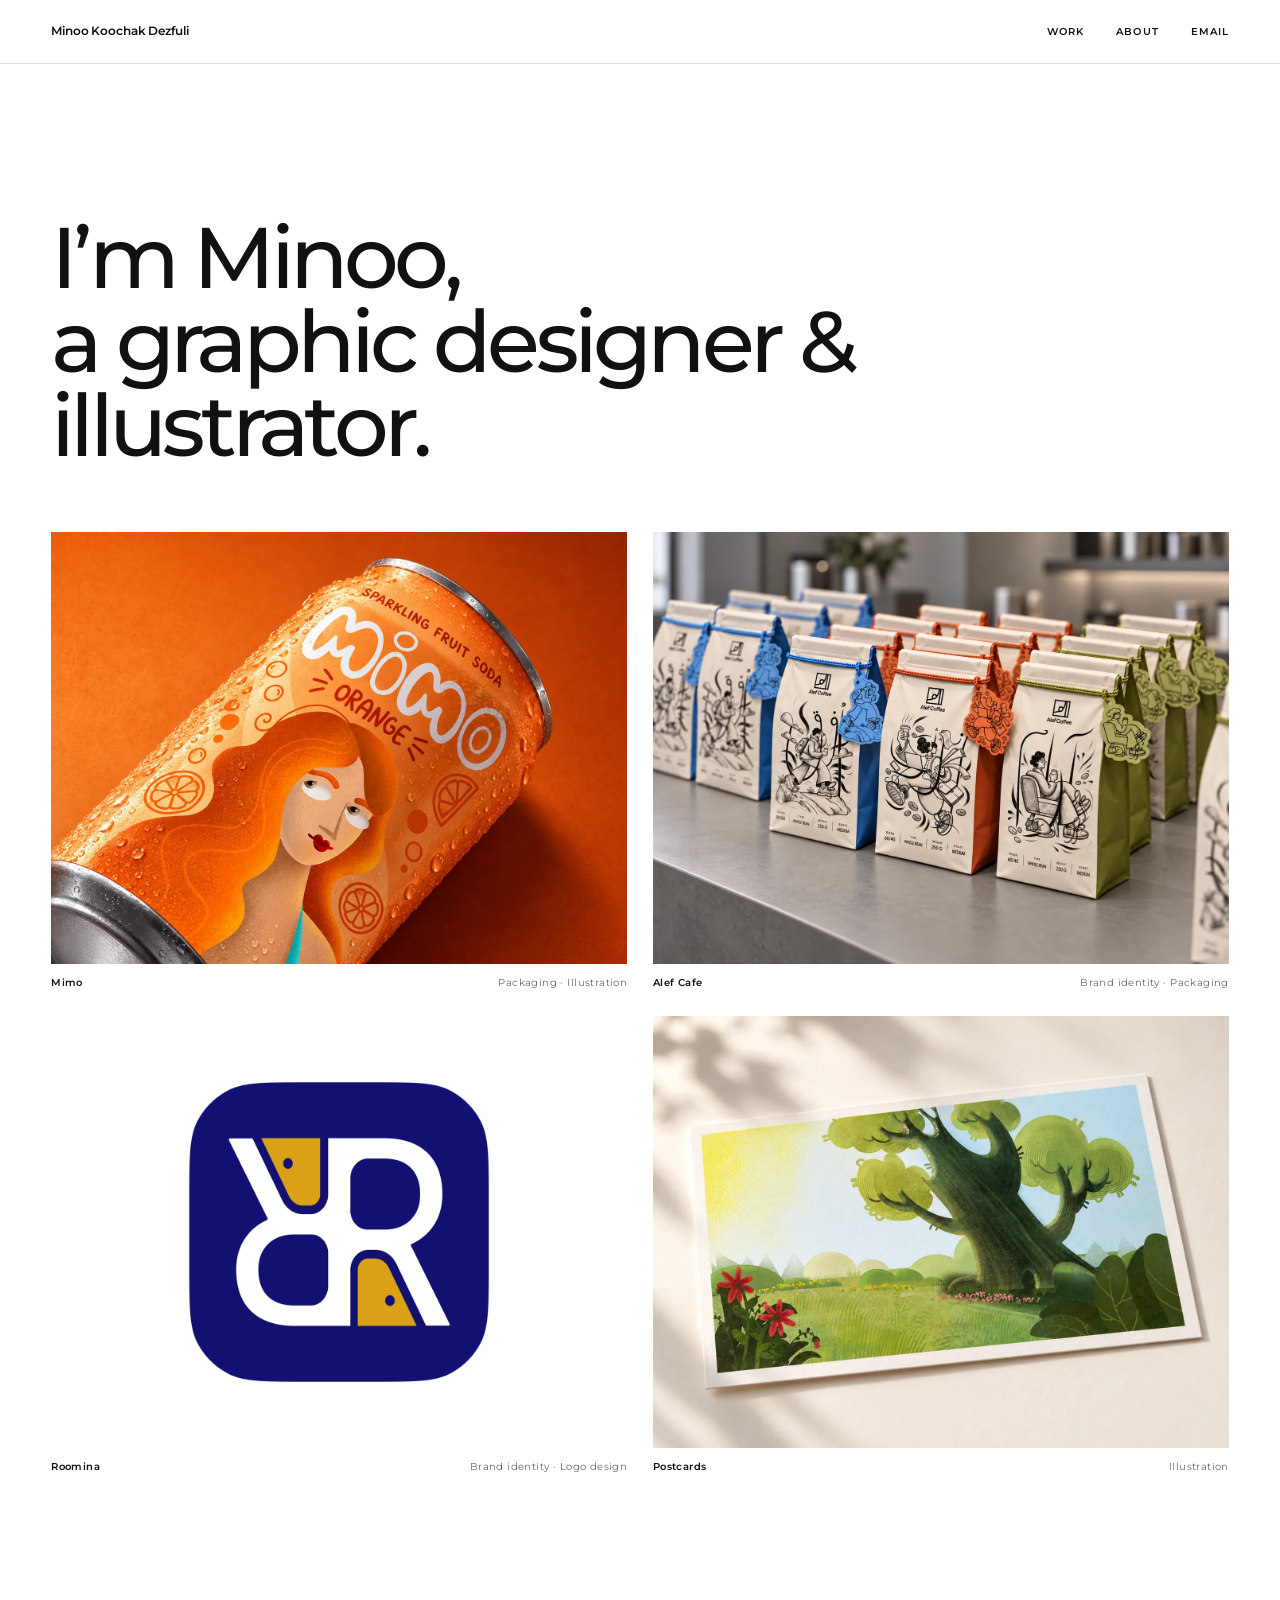
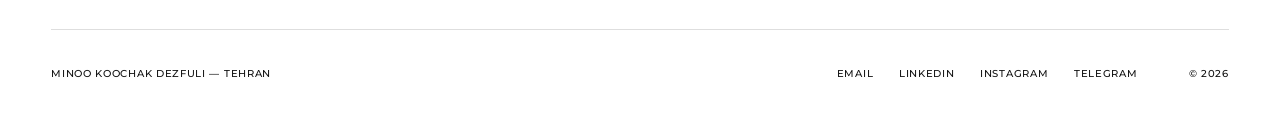
<file: index.html>
<!doctype html>
<html lang="en">
  <head>
    <meta charset="UTF-8" />
    <meta name="viewport" content="width=device-width, initial-scale=1.0" />
    <meta name="description" content="The graphic design and illustration portfolio of Minoo Koochak Dezfuli." />
    <meta name="theme-color" content="#ffffff" />
    <title>Minoo Koochak Dezfuli — Graphic Designer &amp; Illustrator</title>
    <link rel="icon" href="assets/images/favicon.svg" type="image/svg+xml" />
    <link rel="preconnect" href="https://fonts.googleapis.com" />
    <link rel="preconnect" href="https://fonts.gstatic.com" crossorigin />
    <link href="https://fonts.googleapis.com/css2?family=Montserrat:wght@400;500;600&amp;display=swap" rel="stylesheet" />
    <link rel="stylesheet" href="assets/css/styles.css?v=20261104-2" />
    <script src="assets/js/main.js?v=20261101-1" defer></script>
  </head>
  <body>
    <a class="skip-link" href="#main">Skip to content</a>

    <header class="site-header" data-header>
      <a class="wordmark" href="#top" aria-label="Minoo Koochak Dezfuli — home">Minoo Koochak Dezfuli</a>
      <nav class="site-nav" aria-label="Main navigation">
        <a href="#work">Work</a>
        <a href="about.html">About</a>
        <a href="mailto:minoo.koochak@gmail.com">Email</a>
      </nav>
    </header>

    <main id="main">
      <section class="hero page-shell" id="top" aria-labelledby="hero-title">
        <h1 id="hero-title" class="reveal">I’m Minoo,<br />a graphic designer &amp; illustrator.</h1>
      </section>

      <section class="work-section page-shell" id="work" aria-label="Projects">
        <div class="project-grid">
          <article class="project-tile reveal">
            <a href="projects/mimo.html">
              <div class="project-image">
                <img src="assets/images/projects/mimo/orange-can-hero.webp" alt="Mimo Orange sparkling soda can" />
              </div>
              <p class="project-caption"><span>Mimo</span>Packaging · Illustration</p>
            </a>
          </article>

          <article class="project-tile reveal">
            <a href="projects/alef-cafe.html">
              <div class="project-image">
                <img src="assets/images/projects/alef-cafe/pouch-counter.webp" alt="Alef Coffee pouches on a café counter" />
              </div>
              <p class="project-caption"><span>Alef Cafe</span>Brand identity · Packaging</p>
            </a>
          </article>

          <article class="project-tile reveal">
            <a href="projects/roomina.html">
              <div class="project-image">
                <img src="assets/images/projects/roomina/roomina-cover.png" alt="Roomina Meeting Room Scheduler app icon" loading="lazy" decoding="async" />
              </div>
              <p class="project-caption"><span>Roomina</span>Brand identity · Logo design</p>
            </a>
          </article>

          <article class="project-tile reveal">
            <a href="projects/postcards.html">
              <div class="project-image">
                <img src="assets/images/projects/postcards/meadow-postcard.webp" alt="Illustrated meadow postcard" loading="lazy" decoding="async" />
              </div>
              <p class="project-caption"><span>Postcards</span>Illustration</p>
            </a>
          </article>
        </div>
      </section>
    </main>

    <footer class="site-footer page-shell">
      <p>Minoo Koochak Dezfuli — Tehran</p>
      <div class="footer-links">
        <a href="mailto:minoo.koochak@gmail.com">Email</a>
        <a href="https://www.linkedin.com/in/minoo-koochakdezfuli-47b858104/" target="_blank" rel="noreferrer">LinkedIn</a>
        <a href="https://instagram.com/minookoochak" target="_blank" rel="noreferrer">Instagram</a>
        <a href="https://t.me/minookoochak" target="_blank" rel="noreferrer">Telegram</a>
      </div>
      <p>© <span data-year></span></p>
    </footer>
  </body>
</html>
</file>
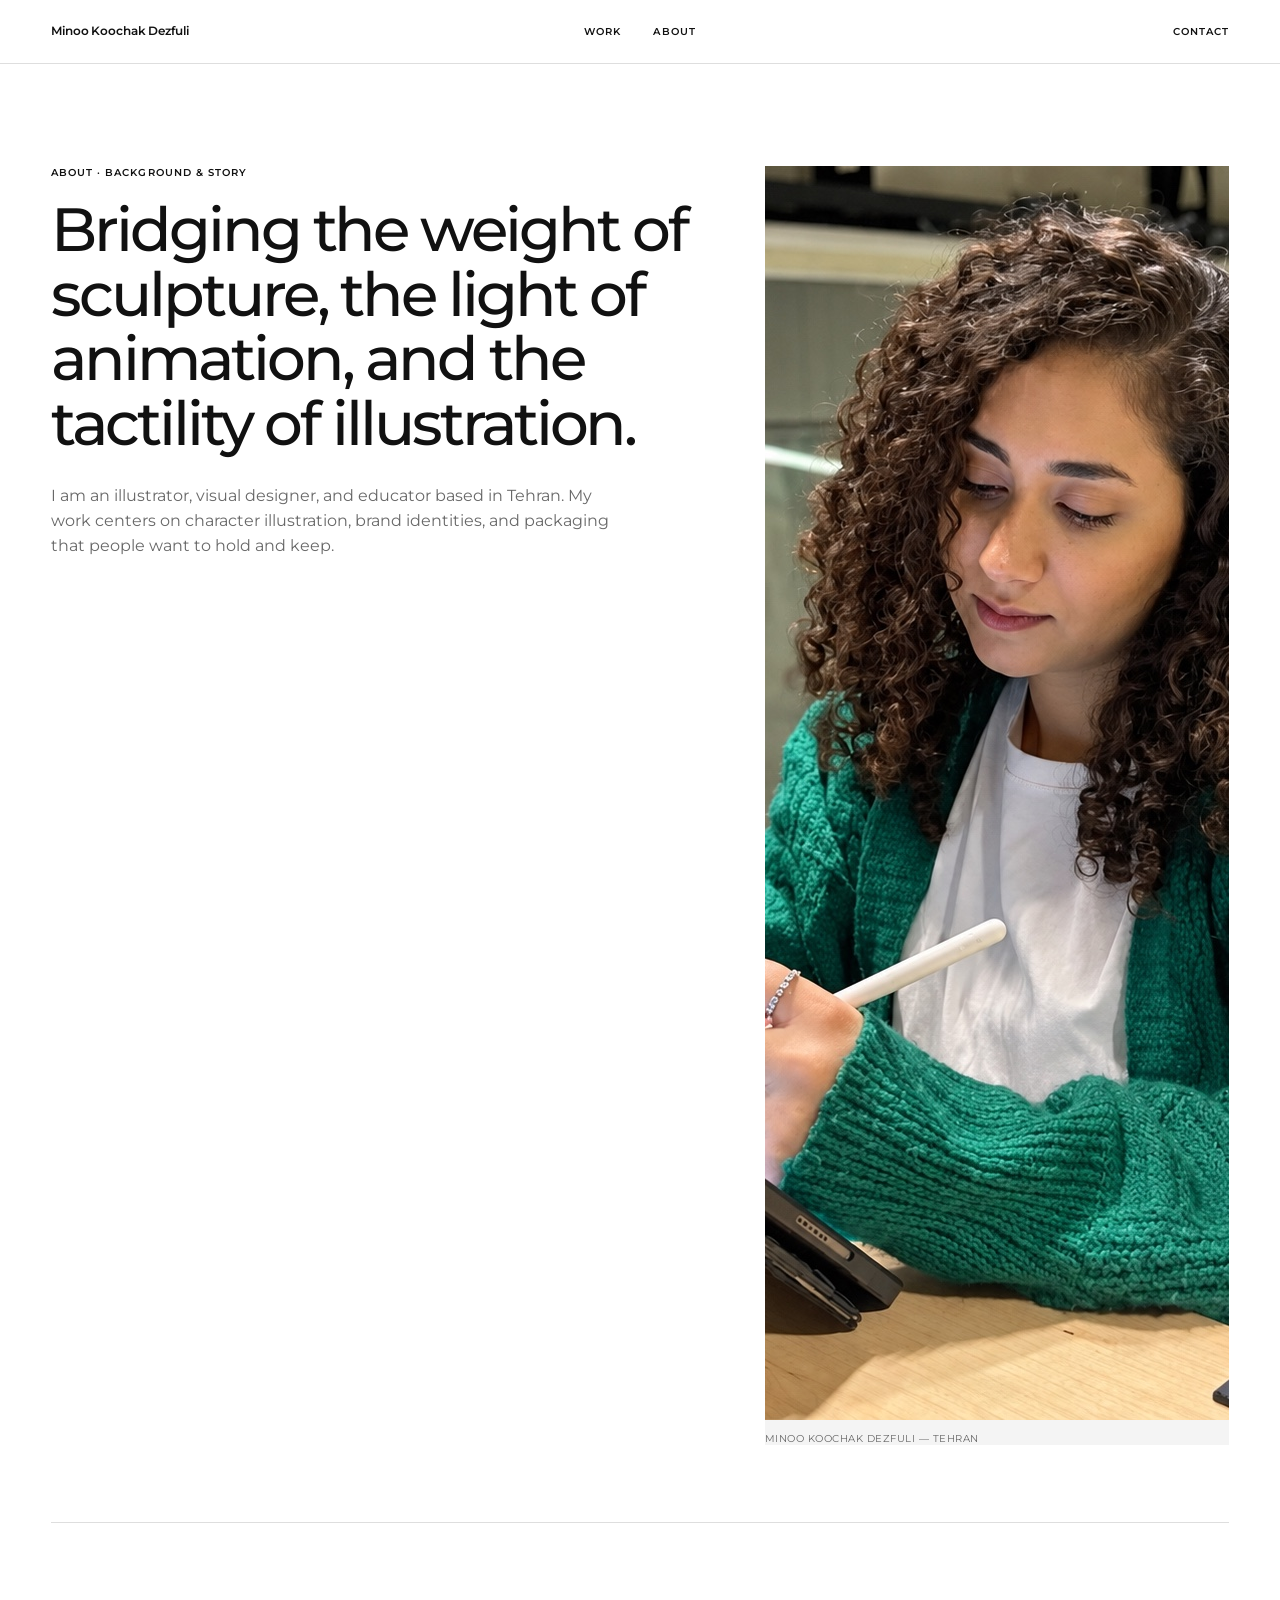
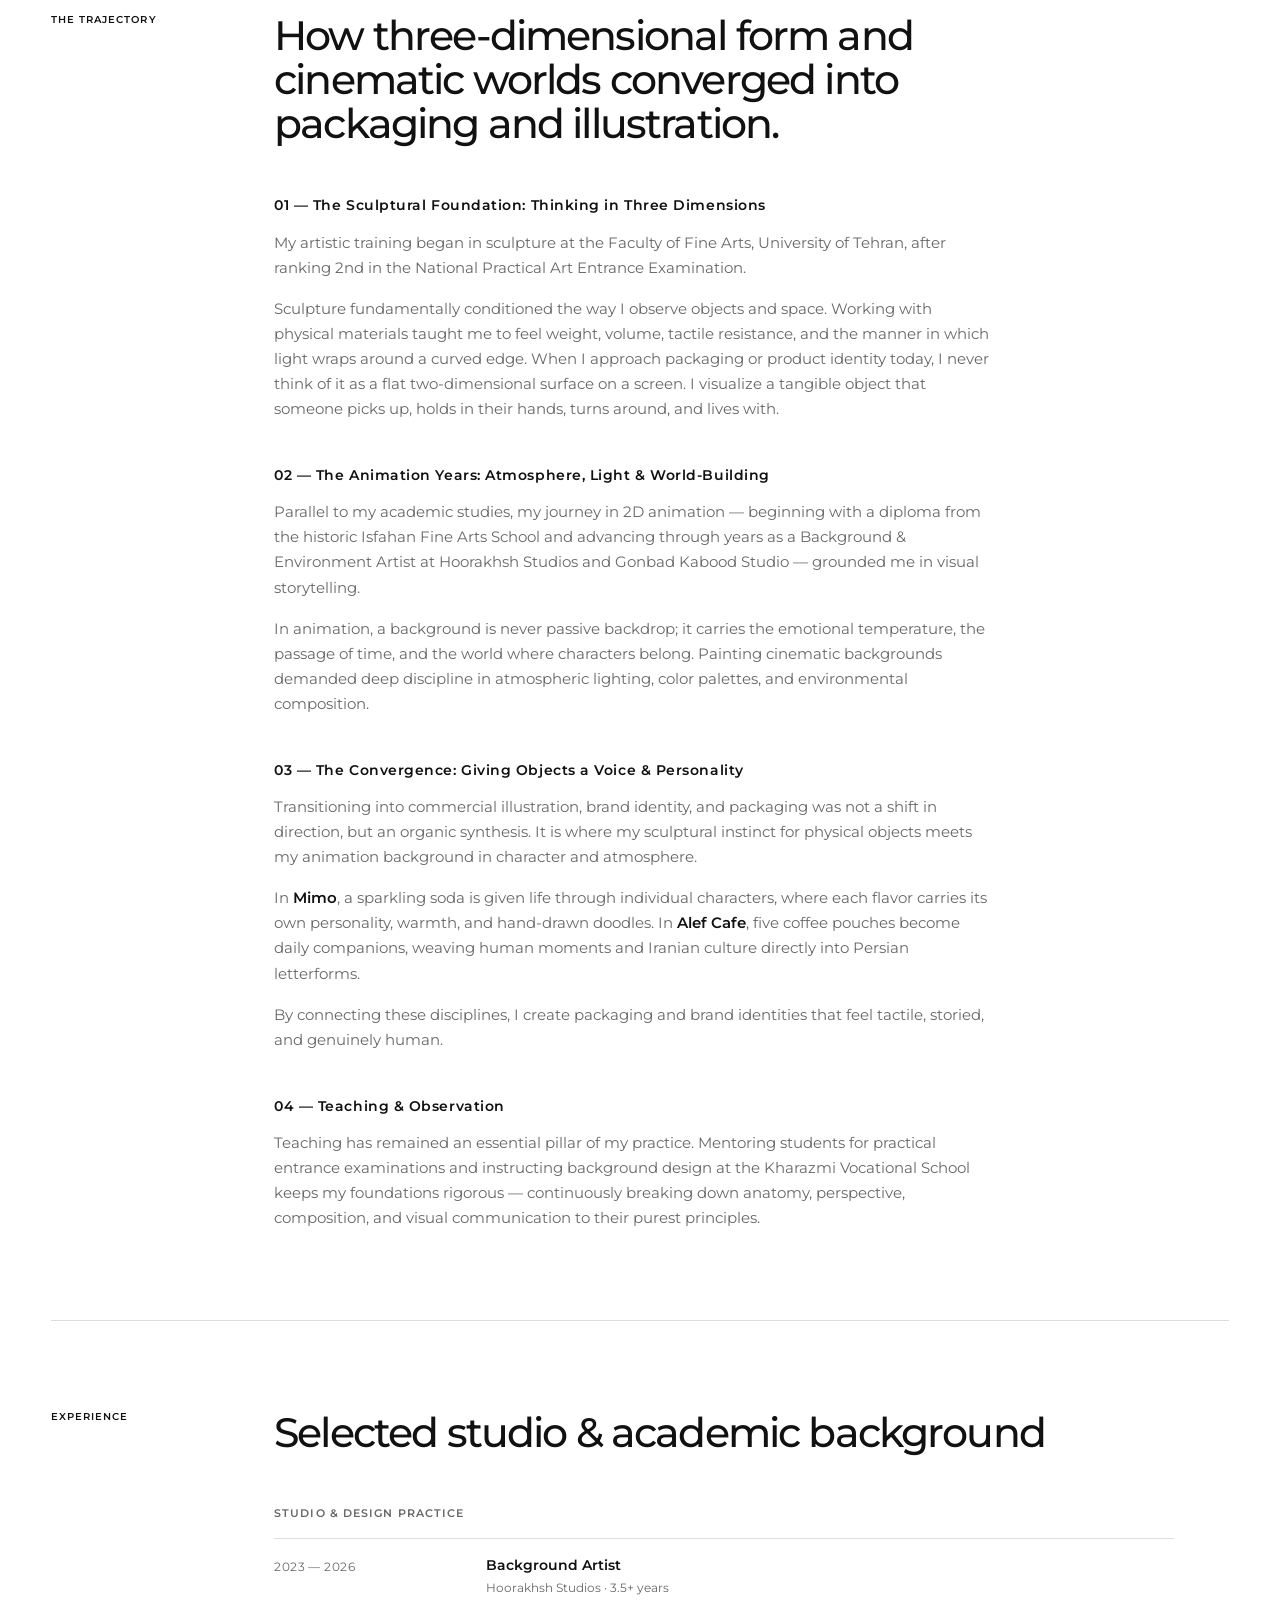
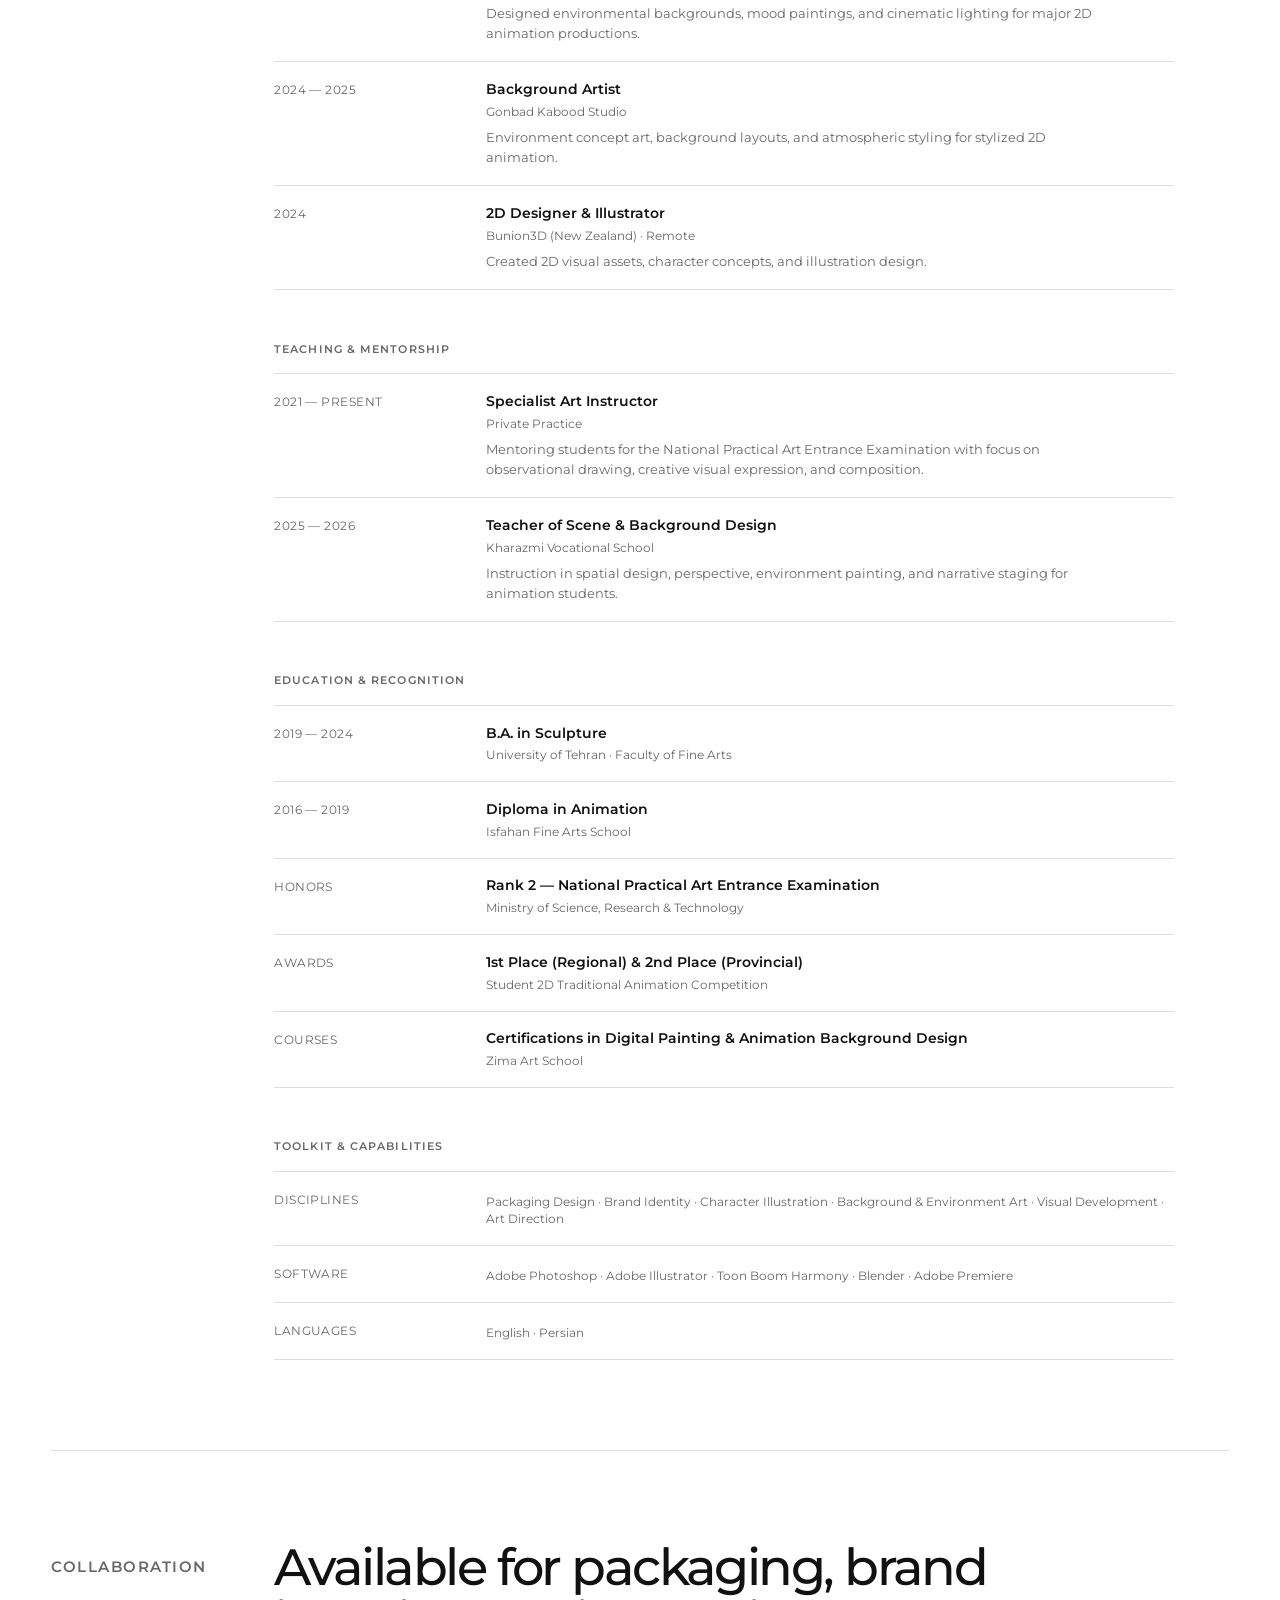
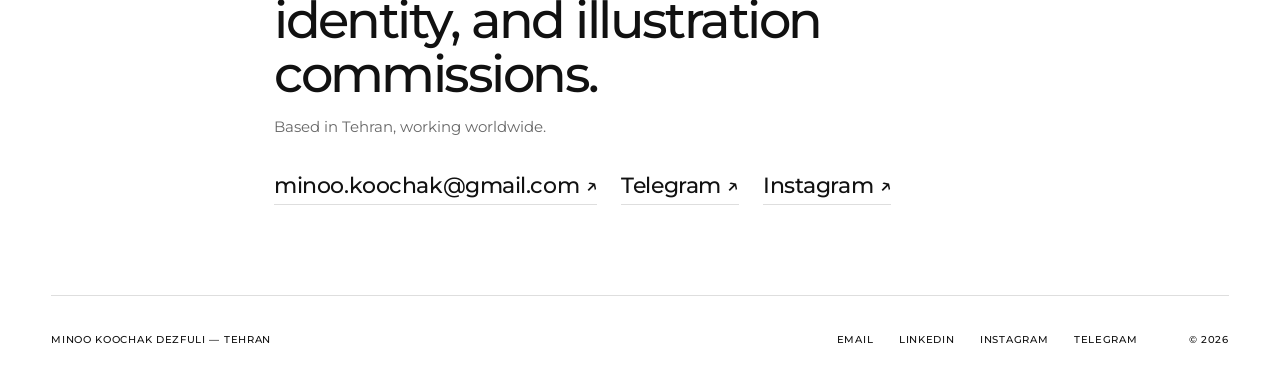
<file: about.html>
<!doctype html>
<html lang="en">
  <head>
    <meta charset="UTF-8" />
    <meta name="viewport" content="width=device-width, initial-scale=1.0" />
    <meta name="description" content="About Minoo Koochak Dezfuli — Illustrator, visual designer, and educator based in Tehran." />
    <meta name="theme-color" content="#ffffff" />
    <title>About — Minoo Koochak Dezfuli</title>
    <link rel="icon" href="assets/images/favicon.svg" type="image/svg+xml" />
    <link rel="preconnect" href="https://fonts.googleapis.com" />
    <link rel="preconnect" href="https://fonts.gstatic.com" crossorigin />
    <link href="https://fonts.googleapis.com/css2?family=Montserrat:wght@400;500;600&amp;display=swap" rel="stylesheet" />
    <link rel="stylesheet" href="assets/css/styles.css?v=20261104-1" />
    <script src="assets/js/main.js?v=20261101-1" defer></script>
  </head>
  <body class="about-page">
    <a class="skip-link" href="#main">Skip to content</a>

    <header class="site-header project-header" data-header>
      <a class="wordmark" href="index.html" aria-label="Minoo Koochak Dezfuli — home">Minoo Koochak Dezfuli</a>
      <nav class="desktop-nav" aria-label="Main navigation">
        <a href="index.html#work">Work</a>
        <a href="about.html" class="active" aria-current="page">About</a>
      </nav>
      <a class="availability" href="mailto:minoo.koochak@gmail.com">Contact</a>
    </header>

    <main id="main">
      <article class="page-shell">
        <!-- Hero Section -->
        <section class="about-hero reveal" aria-labelledby="about-title">
          <div class="about-hero-text">
            <p class="eyebrow">About · Background &amp; Story</p>
            <h1 id="about-title">Bridging the weight of sculpture, the light of animation, and the tactility of illustration.</h1>
            <p class="about-deck">
              I am an illustrator, visual designer, and educator based in Tehran. My work centers on character illustration, brand identities, and packaging that people want to hold and keep.
            </p>
          </div>
          <div class="about-portrait-card">
            <figure class="about-portrait-frame">
              <img src="assets/images/minoo-portrait.jpg" alt="Portrait of Minoo Koochak Dezfuli" width="1254" height="1254" />
              <figcaption>Minoo Koochak Dezfuli — Tehran</figcaption>
            </figure>
          </div>
        </section>

        <!-- Narrative Section -->
        <section class="about-narrative reveal" aria-labelledby="story-title">
          <p class="section-index">The Trajectory</p>
          <div class="narrative-body">
            <h2 id="story-title">How three-dimensional form and cinematic worlds converged into packaging and illustration.</h2>

            <div class="narrative-block">
              <h3>01 — The Sculptural Foundation: Thinking in Three Dimensions</h3>
              <p>
                My artistic training began in sculpture at the Faculty of Fine Arts, University of Tehran, after ranking 2nd in the National Practical Art Entrance Examination.
              </p>
              <p>
                Sculpture fundamentally conditioned the way I observe objects and space. Working with physical materials taught me to feel weight, volume, tactile resistance, and the manner in which light wraps around a curved edge. When I approach packaging or product identity today, I never think of it as a flat two-dimensional surface on a screen. I visualize a tangible object that someone picks up, holds in their hands, turns around, and lives with.
              </p>
            </div>

            <div class="narrative-block">
              <h3>02 — The Animation Years: Atmosphere, Light &amp; World-Building</h3>
              <p>
                Parallel to my academic studies, my journey in 2D animation — beginning with a diploma from the historic Isfahan Fine Arts School and advancing through years as a Background &amp; Environment Artist at Hoorakhsh Studios and Gonbad Kabood Studio — grounded me in visual storytelling.
              </p>
              <p>
                In animation, a background is never passive backdrop; it carries the emotional temperature, the passage of time, and the world where characters belong. Painting cinematic backgrounds demanded deep discipline in atmospheric lighting, color palettes, and environmental composition.
              </p>
            </div>

            <div class="narrative-block">
              <h3>03 — The Convergence: Giving Objects a Voice &amp; Personality</h3>
              <p>
                Transitioning into commercial illustration, brand identity, and packaging was not a shift in direction, but an organic synthesis. It is where my sculptural instinct for physical objects meets my animation background in character and atmosphere.
              </p>
              <p>
                In <strong>Mimo</strong>, a sparkling soda is given life through individual characters, where each flavor carries its own personality, warmth, and hand-drawn doodles. In <strong>Alef Cafe</strong>, five coffee pouches become daily companions, weaving human moments and Iranian culture directly into Persian letterforms.
              </p>
              <p>
                By connecting these disciplines, I create packaging and brand identities that feel tactile, storied, and genuinely human.
              </p>
            </div>

            <div class="narrative-block">
              <h3>04 — Teaching &amp; Observation</h3>
              <p>
                Teaching has remained an essential pillar of my practice. Mentoring students for practical entrance examinations and instructing background design at the Kharazmi Vocational School keeps my foundations rigorous — continuously breaking down anatomy, perspective, composition, and visual communication to their purest principles.
              </p>
            </div>
          </div>
        </section>

        <!-- Experience & Background Tables -->
        <section class="about-details reveal" aria-labelledby="experience-title">
          <p class="section-index">Experience</p>
          <div class="details-content">
            <h2 id="experience-title">Selected studio &amp; academic background</h2>

            <div class="details-group">
              <h3 class="group-title">Studio &amp; Design Practice</h3>
              <dl class="timeline-list">
                <div class="timeline-row">
                  <dt>2023 — 2026</dt>
                  <dd>
                    <strong>Background Artist</strong>
                    <span>Hoorakhsh Studios · 3.5+ years</span>
                    <p>Designed environmental backgrounds, mood paintings, and cinematic lighting for major 2D animation productions.</p>
                  </dd>
                </div>
                <div class="timeline-row">
                  <dt>2024 — 2025</dt>
                  <dd>
                    <strong>Background Artist</strong>
                    <span>Gonbad Kabood Studio</span>
                    <p>Environment concept art, background layouts, and atmospheric styling for stylized 2D animation.</p>
                  </dd>
                </div>
                <div class="timeline-row">
                  <dt>2024</dt>
                  <dd>
                    <strong>2D Designer &amp; Illustrator</strong>
                    <span>Bunion3D (New Zealand) · Remote</span>
                    <p>Created 2D visual assets, character concepts, and illustration design.</p>
                  </dd>
                </div>
              </dl>
            </div>

            <div class="details-group">
              <h3 class="group-title">Teaching &amp; Mentorship</h3>
              <dl class="timeline-list">
                <div class="timeline-row">
                  <dt>2021 — Present</dt>
                  <dd>
                    <strong>Specialist Art Instructor</strong>
                    <span>Private Practice</span>
                    <p>Mentoring students for the National Practical Art Entrance Examination with focus on observational drawing, creative visual expression, and composition.</p>
                  </dd>
                </div>
                <div class="timeline-row">
                  <dt>2025 — 2026</dt>
                  <dd>
                    <strong>Teacher of Scene &amp; Background Design</strong>
                    <span>Kharazmi Vocational School</span>
                    <p>Instruction in spatial design, perspective, environment painting, and narrative staging for animation students.</p>
                  </dd>
                </div>
              </dl>
            </div>

            <div class="details-group">
              <h3 class="group-title">Education &amp; Recognition</h3>
              <dl class="timeline-list">
                <div class="timeline-row">
                  <dt>2019 — 2024</dt>
                  <dd>
                    <strong>B.A. in Sculpture</strong>
                    <span>University of Tehran · Faculty of Fine Arts</span>
                  </dd>
                </div>
                <div class="timeline-row">
                  <dt>2016 — 2019</dt>
                  <dd>
                    <strong>Diploma in Animation</strong>
                    <span>Isfahan Fine Arts School</span>
                  </dd>
                </div>
                <div class="timeline-row">
                  <dt>Honors</dt>
                  <dd>
                    <strong>Rank 2 — National Practical Art Entrance Examination</strong>
                    <span>Ministry of Science, Research &amp; Technology</span>
                  </dd>
                </div>
                <div class="timeline-row">
                  <dt>Awards</dt>
                  <dd>
                    <strong>1st Place (Regional) &amp; 2nd Place (Provincial)</strong>
                    <span>Student 2D Traditional Animation Competition</span>
                  </dd>
                </div>
                <div class="timeline-row">
                  <dt>Courses</dt>
                  <dd>
                    <strong>Certifications in Digital Painting &amp; Animation Background Design</strong>
                    <span>Zima Art School</span>
                  </dd>
                </div>
              </dl>
            </div>

            <div class="details-group">
              <h3 class="group-title">Toolkit &amp; Capabilities</h3>
              <dl class="timeline-list">
                <div class="timeline-row">
                  <dt>Disciplines</dt>
                  <dd>
                    <span>Packaging Design · Brand Identity · Character Illustration · Background &amp; Environment Art · Visual Development · Art Direction</span>
                  </dd>
                </div>
                <div class="timeline-row">
                  <dt>Software</dt>
                  <dd>
                    <span>Adobe Photoshop · Adobe Illustrator · Toon Boom Harmony · Blender · Adobe Premiere</span>
                  </dd>
                </div>
                <div class="timeline-row">
                  <dt>Languages</dt>
                  <dd>
                    <span>English · Persian</span>
                  </dd>
                </div>
              </dl>
            </div>
          </div>
        </section>

        <!-- Contact CTA / Navigation -->
        <section class="about-contact-cta reveal" aria-labelledby="cta-title">
          <p class="section-index">Collaboration</p>
          <div>
            <h2 id="cta-title">Available for packaging, brand identity, and illustration commissions.</h2>
            <p>Based in Tehran, working worldwide.</p>
            <div class="contact-actions">
              <a class="cta-link" href="mailto:minoo.koochak@gmail.com">minoo.koochak@gmail.com ↗</a>
              <a class="cta-link" href="https://t.me/minookoochak" target="_blank" rel="noreferrer">Telegram ↗</a>
              <a class="cta-link" href="https://instagram.com/minookoochak" target="_blank" rel="noreferrer">Instagram ↗</a>
            </div>
          </div>
        </section>
      </article>
    </main>

    <footer class="site-footer page-shell">
      <p>Minoo Koochak Dezfuli — Tehran</p>
      <div class="footer-links">
        <a href="mailto:minoo.koochak@gmail.com">Email</a>
        <a href="https://www.linkedin.com/in/minoo-koochakdezfuli-47b858104/" target="_blank" rel="noreferrer">LinkedIn</a>
        <a href="https://instagram.com/minookoochak" target="_blank" rel="noreferrer">Instagram</a>
        <a href="https://t.me/minookoochak" target="_blank" rel="noreferrer">Telegram</a>
      </div>
      <p>© <span data-year></span></p>
    </footer>
  </body>
</html>
</file>
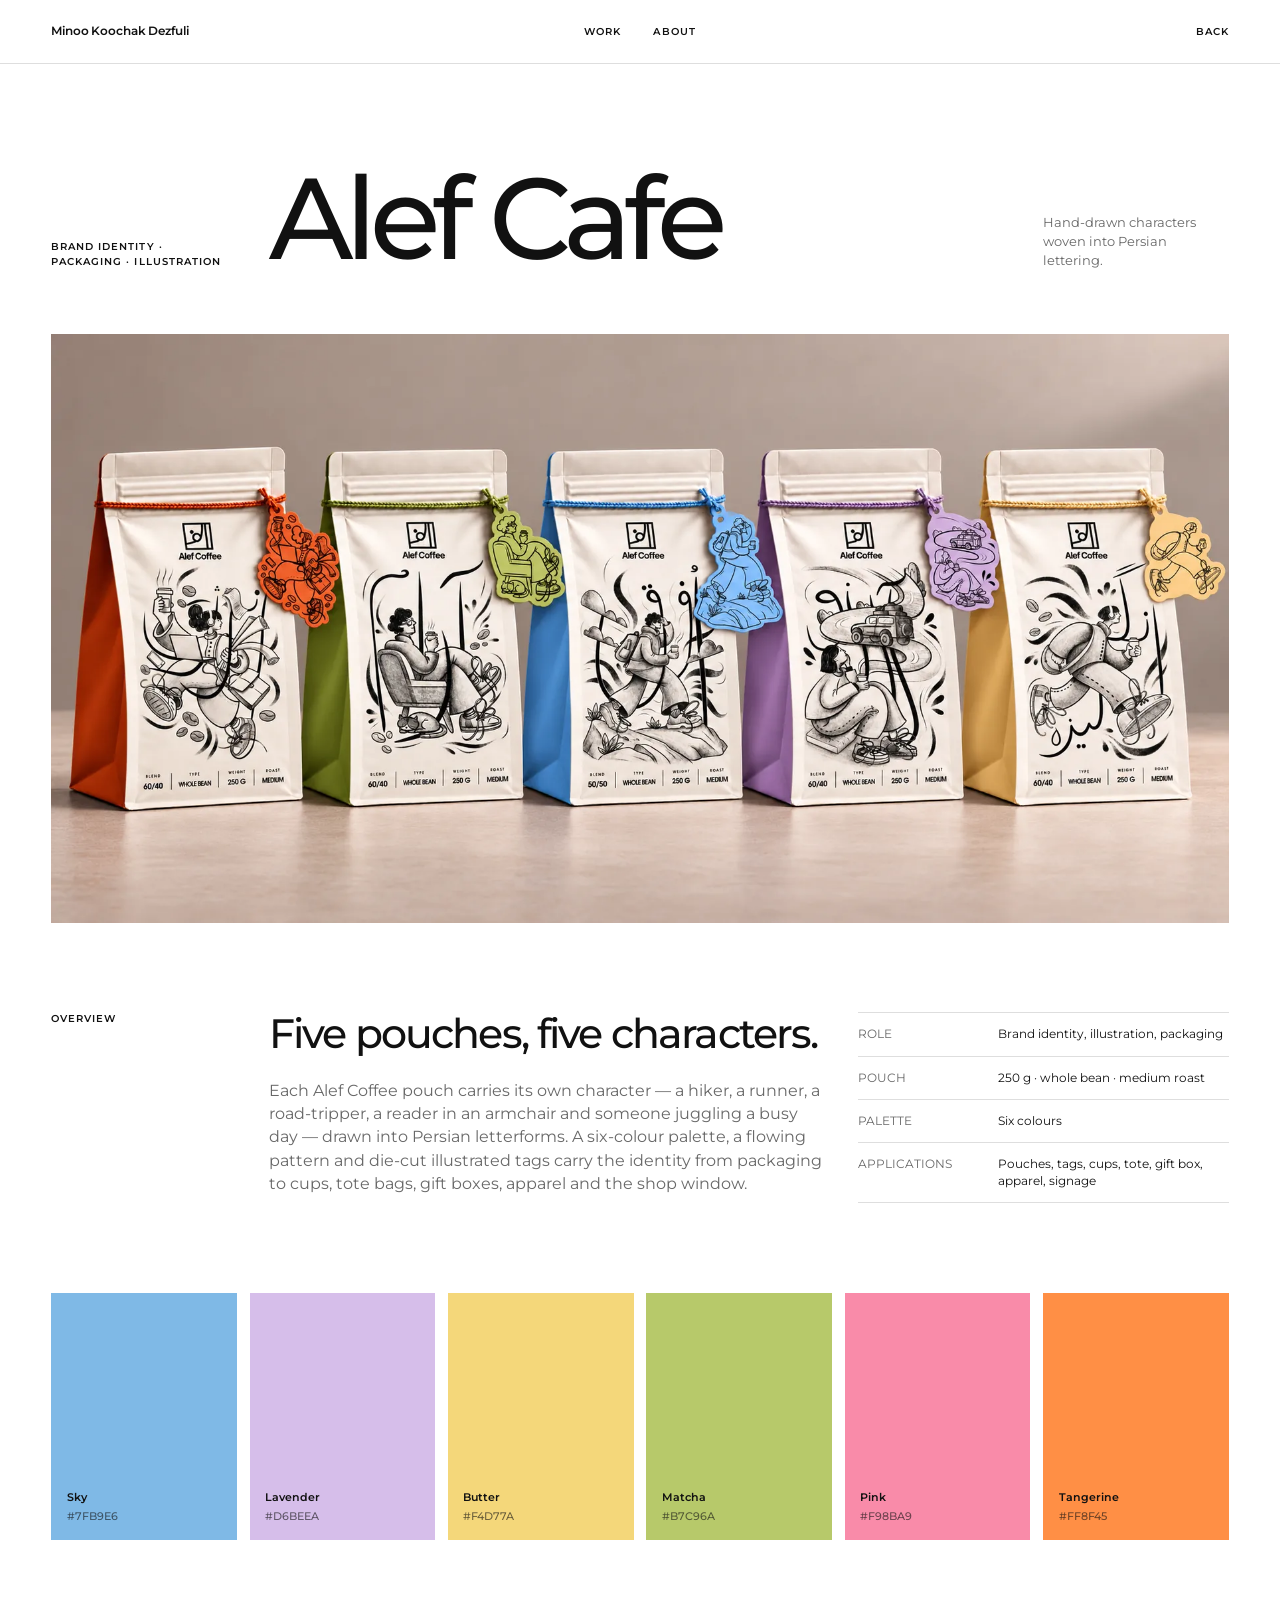
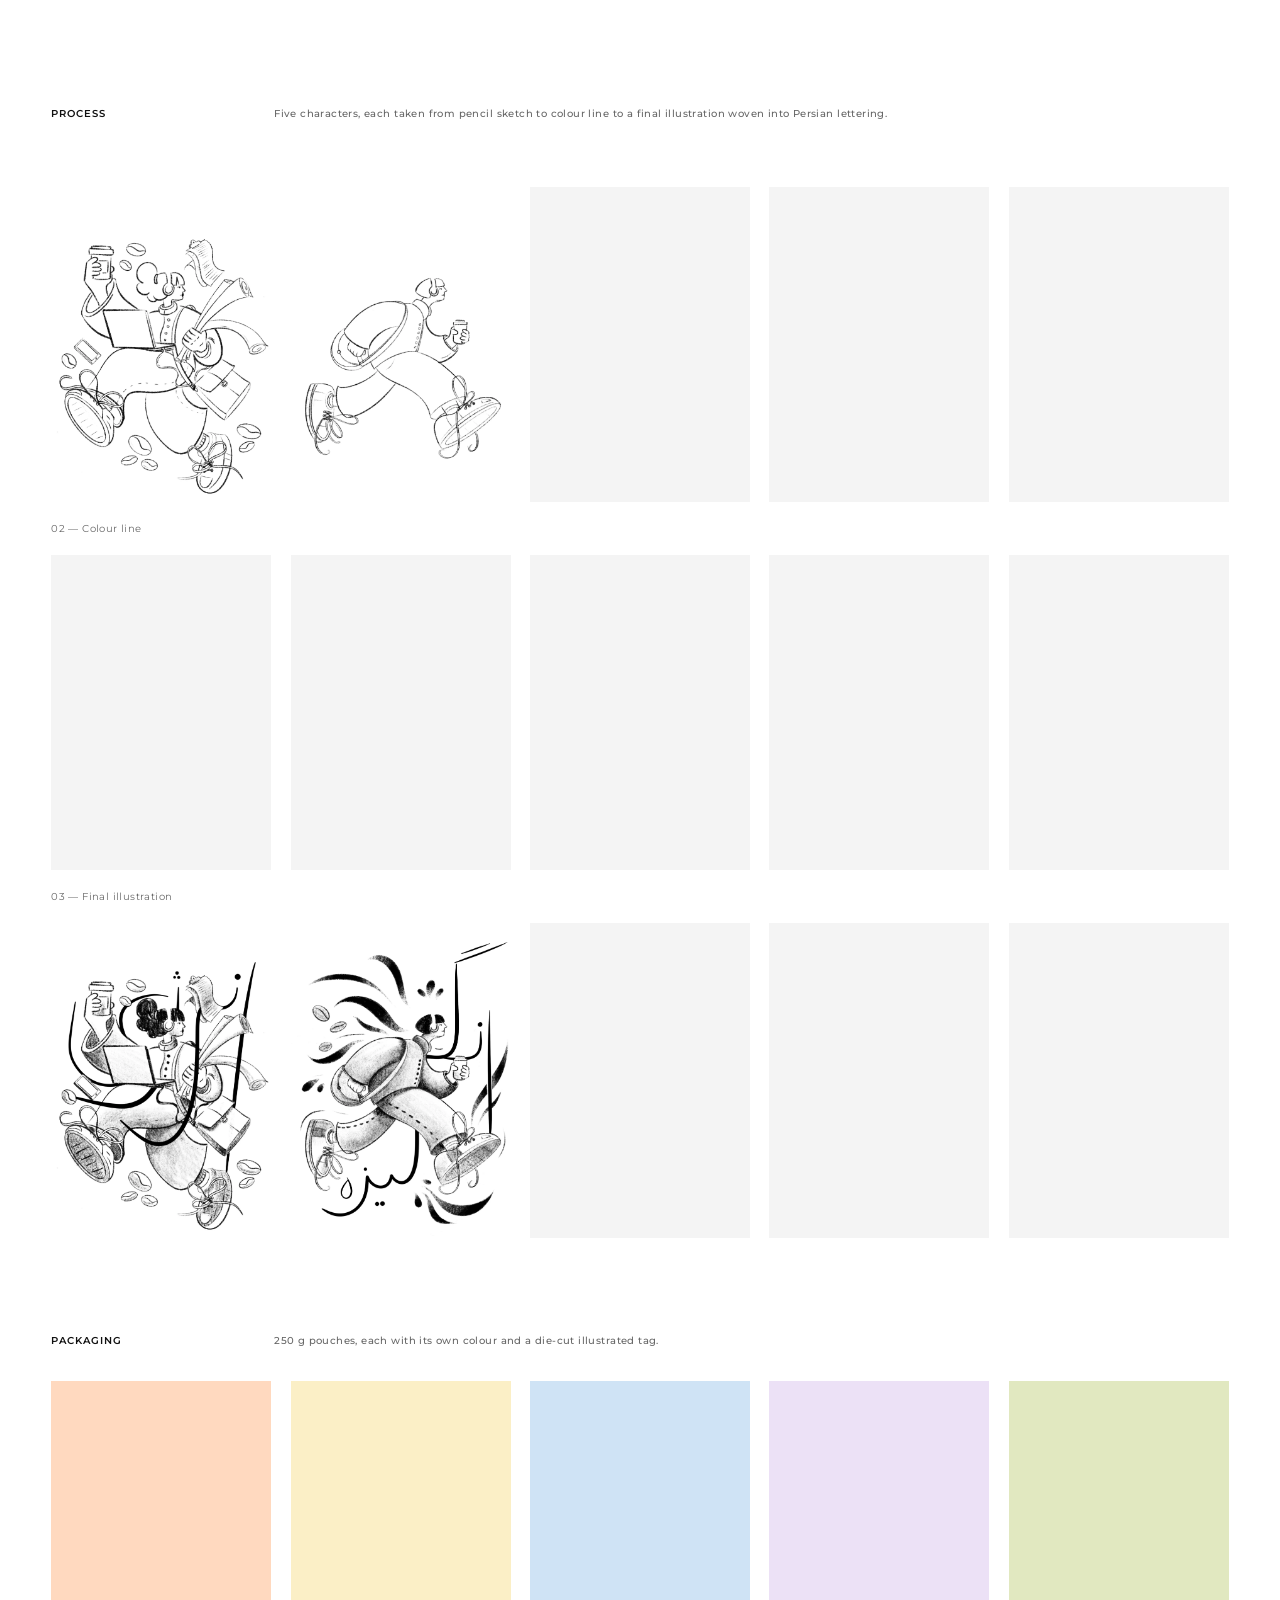
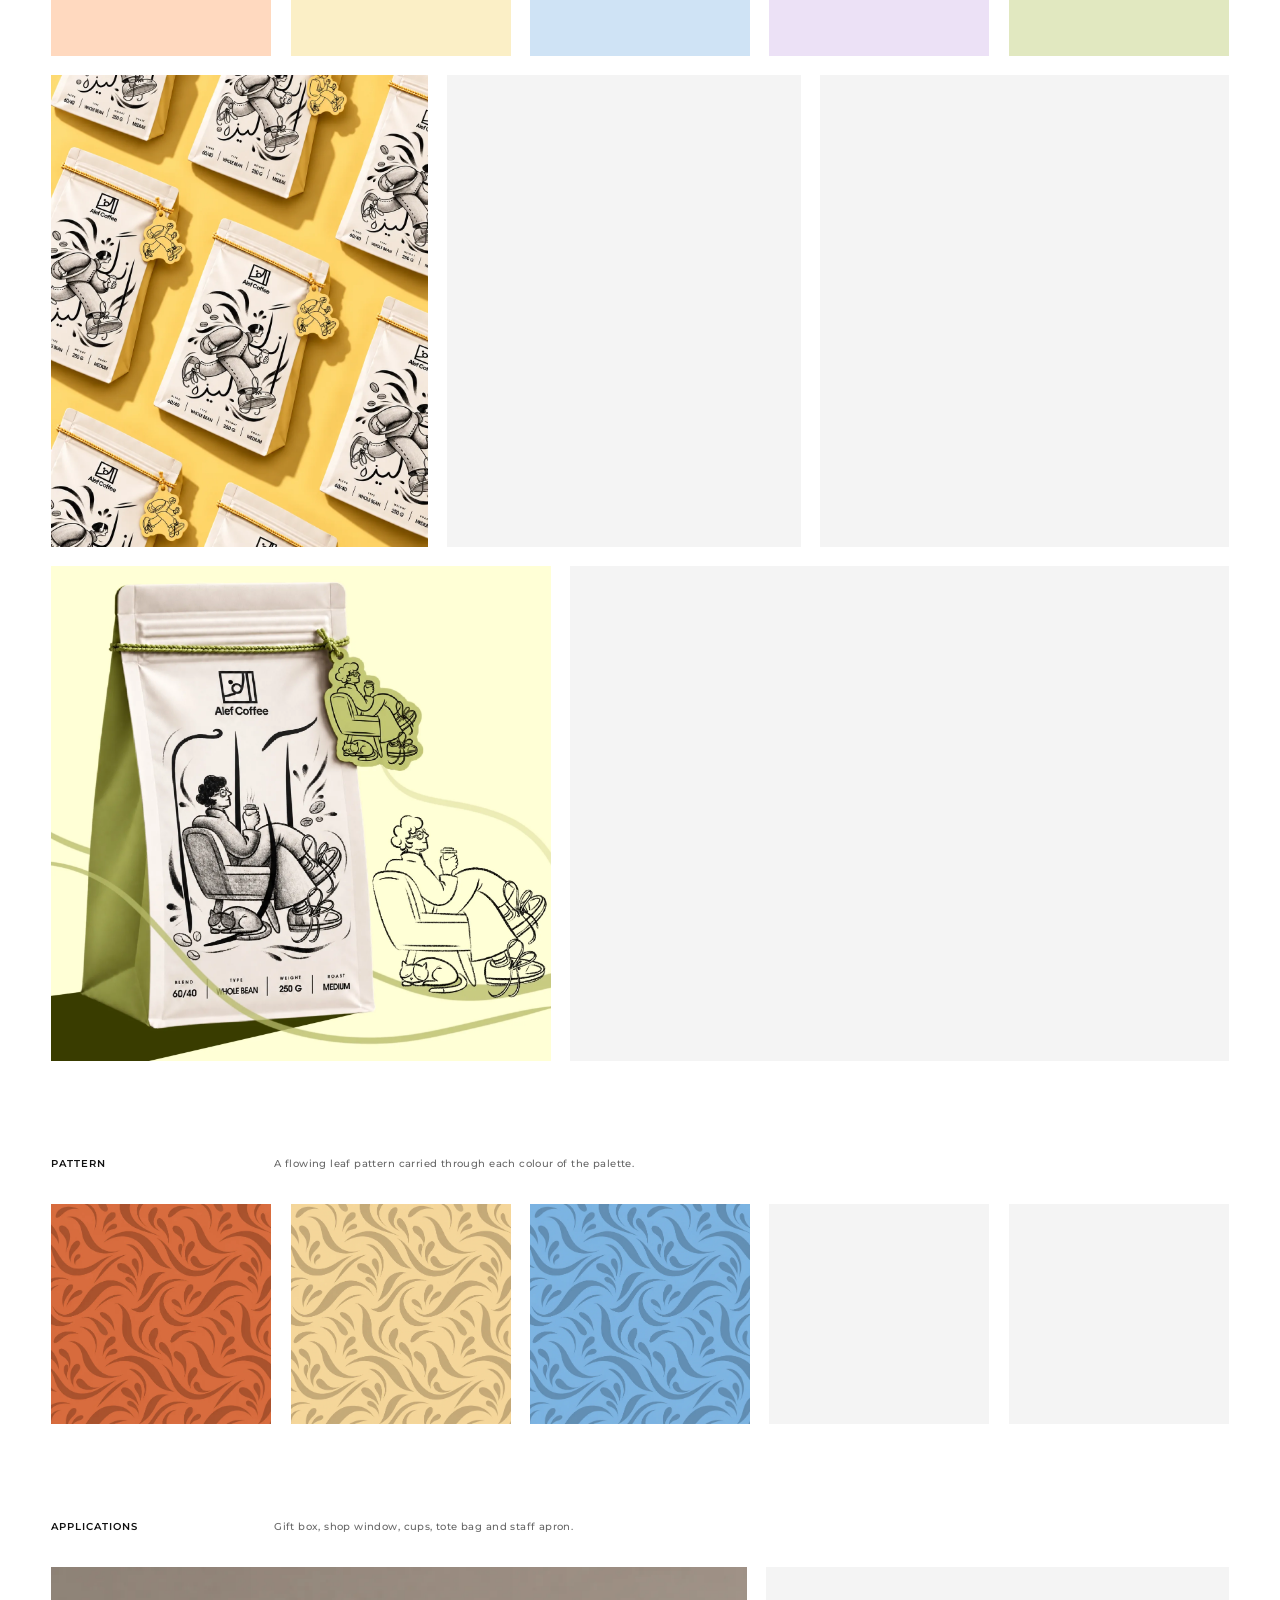
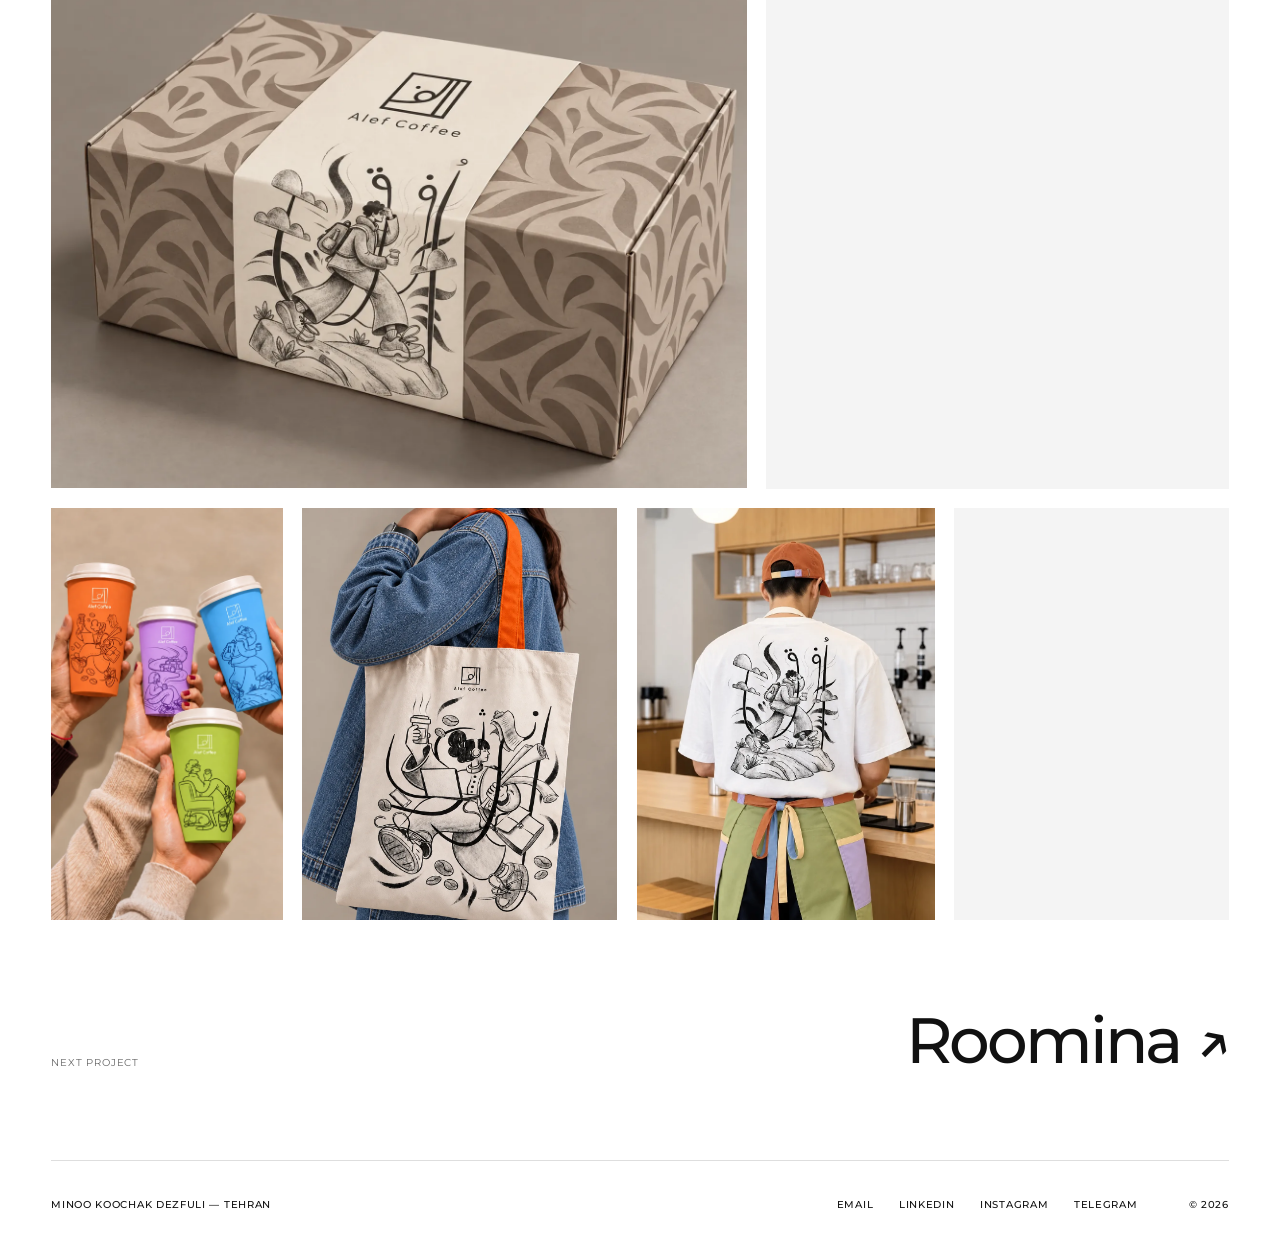
<file: projects/alef-cafe.html>
<!doctype html>
<html lang="en">
  <head>
    <meta charset="UTF-8" />
    <meta name="viewport" content="width=device-width, initial-scale=1.0" />
    <meta name="description" content="Alef Coffee brand identity, packaging and illustration by Minoo Koochak Dezfuli." />
    <meta name="theme-color" content="#ffffff" />
    <title>Alef Cafe — Minoo Koochak Dezfuli</title>
    <link rel="icon" href="../assets/images/favicon.svg" type="image/svg+xml" />
    <link rel="preconnect" href="https://fonts.googleapis.com" />
    <link rel="preconnect" href="https://fonts.gstatic.com" crossorigin />
    <link href="https://fonts.googleapis.com/css2?family=Montserrat:wght@400;500;600&amp;display=swap" rel="stylesheet" />
    <link rel="stylesheet" href="../assets/css/styles.css?v=20261104-1" />
    <script src="../assets/js/main.js?v=20261101-1" defer></script>
  </head>
  <body class="project-page">
    <a class="skip-link" href="#main">Skip to content</a>
    <header class="site-header project-header" data-header>
      <a class="wordmark" href="../index.html" aria-label="Back to portfolio">Minoo Koochak Dezfuli</a>
      <nav class="desktop-nav" aria-label="Project navigation">
        <a href="../index.html#work">Work</a>
        <a href="../about.html">About</a>
      </nav>
      <a class="availability" href="../index.html#work">Back</a>
    </header>

    <main id="main">
      <article class="case-study page-shell">
        <header class="project-intro reveal">
          <p class="eyebrow">Brand identity · Packaging · Illustration</p>
          <h1>Alef Cafe</h1>
          <p class="project-deck">Hand-drawn characters woven into Persian lettering.</p>
        </header>

        <div class="case-gallery">
          <div class="gallery-row reveal">
            <figure style="--ar: 2.000"><img src="../assets/images/projects/alef-cafe/pouch-lineup-hero.webp" width="1774" height="887" alt="Five Alef Coffee pouches in tangerine, matcha, sky, lavender and butter" /></figure>
          </div>
        </div>

        <section class="case-overview reveal" aria-labelledby="overview-title">
          <p class="section-index">Overview</p>
          <div>
            <h2 id="overview-title">Five pouches, five characters.</h2>
            <p>Each Alef Coffee pouch carries its own character — a hiker, a runner, a road-tripper, a reader in an armchair and someone juggling a busy day — drawn into Persian letterforms. A six-colour palette, a flowing pattern and die-cut illustrated tags carry the identity from packaging to cups, tote bags, gift boxes, apparel and the shop window.</p>
          </div>
          <dl>
            <div><dt>Role</dt><dd>Brand identity, illustration, packaging</dd></div>
            <div><dt>Pouch</dt><dd>250 g · whole bean · medium roast</dd></div>
            <div><dt>Palette</dt><dd>Six colours</dd></div>
            <div><dt>Applications</dt><dd>Pouches, tags, cups, tote, gift box, apparel, signage</dd></div>
          </dl>
        </section>
        <ul class="palette reveal" aria-label="Colour palette">
          <li style="--swatch: #7FB9E6">Sky<span>#7FB9E6</span></li>
          <li style="--swatch: #D6BEEA">Lavender<span>#D6BEEA</span></li>
          <li style="--swatch: #F4D77A">Butter<span>#F4D77A</span></li>
          <li style="--swatch: #B7C96A">Matcha<span>#B7C96A</span></li>
          <li style="--swatch: #F98BA9">Pink<span>#F98BA9</span></li>
          <li style="--swatch: #FF8F45">Tangerine<span>#FF8F45</span></li>
        </ul>

        <div class="case-gallery">
          <p class="gallery-label reveal">Process<span>Five characters, each taken from pencil sketch to colour line to a final illustration woven into Persian lettering.</span></p>
          <p class="process-stage reveal">01 — Pencil sketch</p>
          <div class="gallery-row is-set reveal">
            <figure style="--ar: 0.699"><img src="../assets/images/projects/alef-cafe/sketch-laptop.webp" width="1397" height="2000" alt="Pencil sketch of the laptop character" loading="lazy" decoding="async" /></figure>
            <figure style="--ar: 0.699"><img src="../assets/images/projects/alef-cafe/sketch-runner.webp" width="1397" height="2000" alt="Pencil sketch of the running character" loading="lazy" decoding="async" /></figure>
            <figure style="--ar: 0.699"><img src="../assets/images/projects/alef-cafe/sketch-hiker.webp" width="1397" height="2000" alt="Pencil sketch of the hiker" loading="lazy" decoding="async" /></figure>
            <figure style="--ar: 0.699"><img src="../assets/images/projects/alef-cafe/sketch-road.webp" width="1397" height="2000" alt="Pencil sketch of the road-trip character" loading="lazy" decoding="async" /></figure>
            <figure style="--ar: 0.699"><img src="../assets/images/projects/alef-cafe/sketch-armchair.webp" width="1397" height="2000" alt="Pencil sketch of the armchair character" loading="lazy" decoding="async" /></figure>
          </div>
          <p class="process-stage reveal">02 — Colour line</p>
          <div class="gallery-row is-set reveal">
            <figure style="--ar: 0.699"><img src="../assets/images/projects/alef-cafe/line-laptop.webp" width="1397" height="2000" alt="Colour line drawing of the laptop character" loading="lazy" decoding="async" /></figure>
            <figure style="--ar: 0.699"><img src="../assets/images/projects/alef-cafe/line-runner.webp" width="1397" height="2000" alt="Colour line drawing of the running character" loading="lazy" decoding="async" /></figure>
            <figure style="--ar: 0.699"><img src="../assets/images/projects/alef-cafe/line-hiker.webp" width="1397" height="2000" alt="Colour line drawing of the hiker" loading="lazy" decoding="async" /></figure>
            <figure style="--ar: 0.699"><img src="../assets/images/projects/alef-cafe/line-road.webp" width="1397" height="2000" alt="Colour line drawing of the road-trip character" loading="lazy" decoding="async" /></figure>
            <figure style="--ar: 0.699"><img src="../assets/images/projects/alef-cafe/line-armchair.webp" width="1397" height="2000" alt="Colour line drawing of the armchair character" loading="lazy" decoding="async" /></figure>
          </div>
          <p class="process-stage reveal">03 — Final illustration</p>
          <div class="gallery-row is-set reveal">
            <figure style="--ar: 0.699"><img src="../assets/images/projects/alef-cafe/final-laptop.webp" width="1397" height="2000" alt="Final illustration of the laptop character with Persian lettering" loading="lazy" decoding="async" /></figure>
            <figure style="--ar: 0.699"><img src="../assets/images/projects/alef-cafe/final-runner.webp" width="1397" height="2000" alt="Final illustration of the running character with Persian lettering" loading="lazy" decoding="async" /></figure>
            <figure style="--ar: 0.699"><img src="../assets/images/projects/alef-cafe/final-hiker.webp" width="1397" height="2000" alt="Final illustration of the hiker with Persian lettering" loading="lazy" decoding="async" /></figure>
            <figure style="--ar: 0.699"><img src="../assets/images/projects/alef-cafe/final-road.webp" width="1397" height="2000" alt="Final illustration of the road-trip character with Persian lettering" loading="lazy" decoding="async" /></figure>
            <figure style="--ar: 0.699"><img src="../assets/images/projects/alef-cafe/final-armchair.webp" width="1397" height="2000" alt="Final illustration of the armchair character with Persian lettering" loading="lazy" decoding="async" /></figure>
          </div>
          <p class="gallery-label reveal">Packaging<span>250 g pouches, each with its own colour and a die-cut illustrated tag.</span></p>
          <div class="gallery-row is-set reveal">
            <figure class="cutout" style="--ar: 0.8; --tile: #ffd9bf"><img src="../assets/images/projects/alef-cafe/pouch-tangerine.webp" width="1086" height="1448" alt="Tangerine Alef Coffee pouch with illustrated tag" loading="lazy" decoding="async" /></figure>
            <figure class="cutout" style="--ar: 0.8; --tile: #fbefc6"><img src="../assets/images/projects/alef-cafe/pouch-butter.webp" width="1086" height="1448" alt="Butter Alef Coffee pouch with illustrated tag" loading="lazy" decoding="async" /></figure>
            <figure class="cutout" style="--ar: 0.8; --tile: #cfe3f5"><img src="../assets/images/projects/alef-cafe/pouch-sky.webp" width="1086" height="1448" alt="Sky Alef Coffee pouch with illustrated tag" loading="lazy" decoding="async" /></figure>
            <figure class="cutout" style="--ar: 0.8; --tile: #ece1f6"><img src="../assets/images/projects/alef-cafe/pouch-lavender.webp" width="1086" height="1448" alt="Lavender Alef Coffee pouch with illustrated tag" loading="lazy" decoding="async" /></figure>
            <figure class="cutout" style="--ar: 0.8; --tile: #e1e8c0"><img src="../assets/images/projects/alef-cafe/pouch-matcha.webp" width="1200" height="1600" alt="Matcha Alef Coffee pouch with illustrated tag" loading="lazy" decoding="async" /></figure>
          </div>
          <div class="gallery-row reveal">
            <figure style="--ar: 0.798"><img src="../assets/images/projects/alef-cafe/pouch-array-butter.webp" width="1120" height="1404" alt="Butter pouches arranged diagonally on yellow" loading="lazy" decoding="async" /></figure>
            <figure style="--ar: 0.750"><img src="../assets/images/projects/alef-cafe/pouch-butter-motion.webp" width="1086" height="1448" alt="Butter pouch with its runner illustration in motion" loading="lazy" decoding="async" /></figure>
            <figure style="--ar: 0.867"><img src="../assets/images/projects/alef-cafe/pouch-tangerine-illustration.webp" width="1734" height="2000" alt="Tangerine pouch in front of its enlarged illustration" loading="lazy" decoding="async" /></figure>
          </div>
          <div class="gallery-row reveal">
            <figure style="--ar: 1.011"><img src="../assets/images/projects/alef-cafe/pouch-matcha-motion.webp" width="1600" height="1583" alt="Matcha pouch with the armchair illustration stepping off the bag" loading="lazy" decoding="async" /></figure>
            <figure style="--ar: 1.333"><img src="../assets/images/projects/alef-cafe/pouch-counter.webp" width="1448" height="1086" alt="Rows of Alef Coffee pouches on a café counter" loading="lazy" decoding="async" /></figure>
          </div>
          <p class="gallery-label reveal">Pattern<span>A flowing leaf pattern carried through each colour of the palette.</span></p>
          <div class="gallery-row is-set reveal">
            <figure style="--ar: 1.000"><img src="../assets/images/projects/alef-cafe/pattern-tangerine.webp" width="1254" height="1254" alt="Alef pattern in tangerine" loading="lazy" decoding="async" /></figure>
            <figure style="--ar: 1.000"><img src="../assets/images/projects/alef-cafe/pattern-butter.webp" width="1254" height="1254" alt="Alef pattern in butter" loading="lazy" decoding="async" /></figure>
            <figure style="--ar: 1.000"><img src="../assets/images/projects/alef-cafe/pattern-sky.webp" width="1254" height="1254" alt="Alef pattern in sky" loading="lazy" decoding="async" /></figure>
            <figure style="--ar: 1.000"><img src="../assets/images/projects/alef-cafe/pattern-matcha.webp" width="1254" height="1254" alt="Alef pattern in matcha" loading="lazy" decoding="async" /></figure>
            <figure style="--ar: 1.000"><img src="../assets/images/projects/alef-cafe/pattern-lavender.webp" width="1254" height="1254" alt="Alef pattern in lavender" loading="lazy" decoding="async" /></figure>
          </div>
          <p class="gallery-label reveal">Applications<span>Gift box, shop window, cups, tote bag and staff apron.</span></p>
          <div class="gallery-row reveal">
            <figure style="--ar: 1.333"><img src="../assets/images/projects/alef-cafe/gift-box.webp" width="1448" height="1086" alt="Alef Coffee gift box wrapped in the pattern" loading="lazy" decoding="async" /></figure>
            <figure style="--ar: 0.886"><img src="../assets/images/projects/alef-cafe/shop-window.webp" width="877" height="990" alt="Alef Coffee shop window with the hiker illustration and palette" loading="lazy" decoding="async" /></figure>
          </div>
          <div class="gallery-row reveal">
            <figure style="--ar: 0.563"><img src="../assets/images/projects/alef-cafe/cups.webp" width="941" height="1672" alt="Four Alef takeaway cups in palette colours held up together" loading="lazy" decoding="async" /></figure>
            <figure style="--ar: 0.765"><img src="../assets/images/projects/alef-cafe/tote.webp" width="1097" height="1434" alt="Alef Coffee tote bag with the laptop illustration" loading="lazy" decoding="async" /></figure>
            <figure style="--ar: 0.724"><img src="../assets/images/projects/alef-cafe/apron.webp" width="941" height="1299" alt="Barista wearing an Alef T-shirt and apron" loading="lazy" decoding="async" /></figure>
            <figure style="--ar: 0.667"><img src="../assets/images/projects/alef-cafe/pouch-in-hand.webp" width="1024" height="1536" alt="Lavender Alef Coffee pouch held in sunlight" loading="lazy" decoding="async" /></figure>
          </div>
        </div>

        <nav class="next-project" aria-label="Next project">
          <span>Next project</span>
          <a href="roomina.html">Roomina ↗</a>
        </nav>
      </article>
    </main>

    <footer class="site-footer page-shell">
      <p>Minoo Koochak Dezfuli — Tehran</p>
      <div class="footer-links">
        <a href="mailto:minoo.koochak@gmail.com">Email</a>
        <a href="https://www.linkedin.com/in/minoo-koochakdezfuli-47b858104/" target="_blank" rel="noreferrer">LinkedIn</a>
        <a href="https://instagram.com/minookoochak" target="_blank" rel="noreferrer">Instagram</a>
        <a href="https://t.me/minookoochak" target="_blank" rel="noreferrer">Telegram</a>
      </div>
      <p>© <span data-year></span></p>
    </footer>
  </body>
</html>
</file>
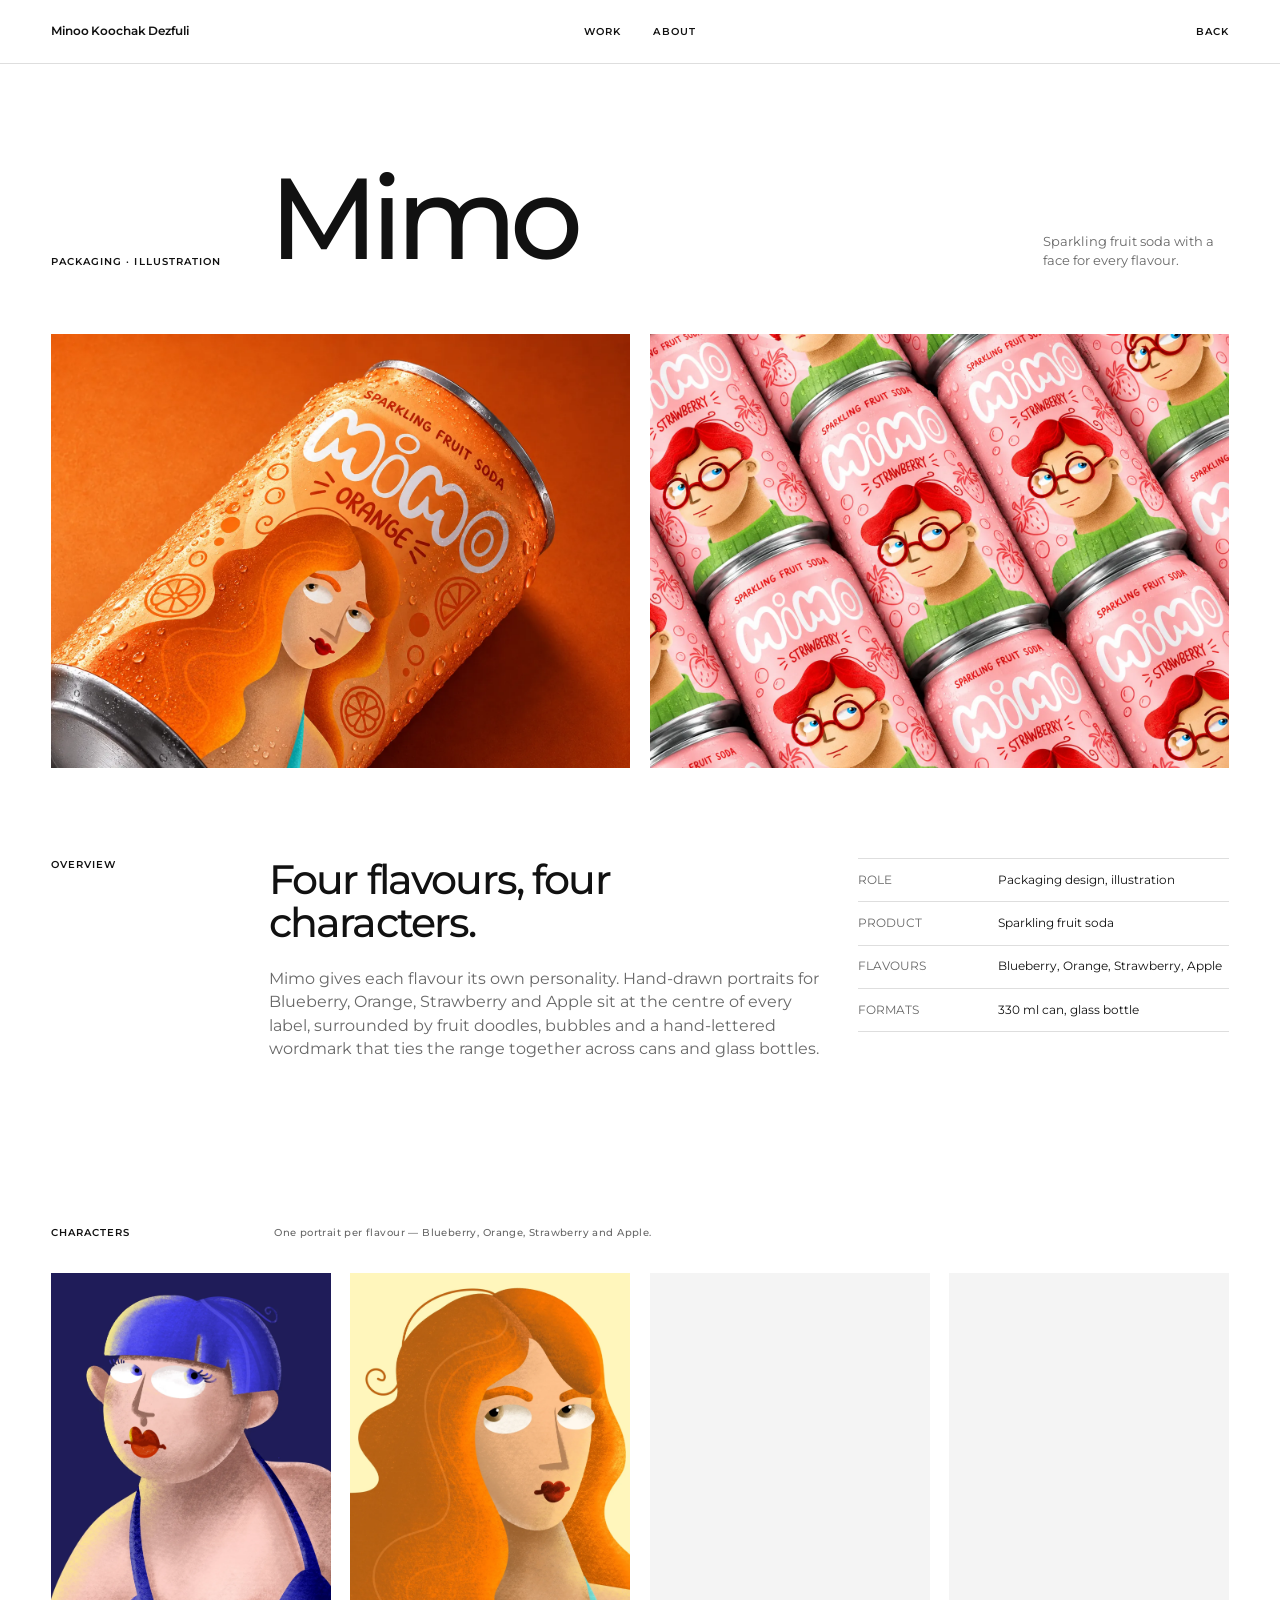
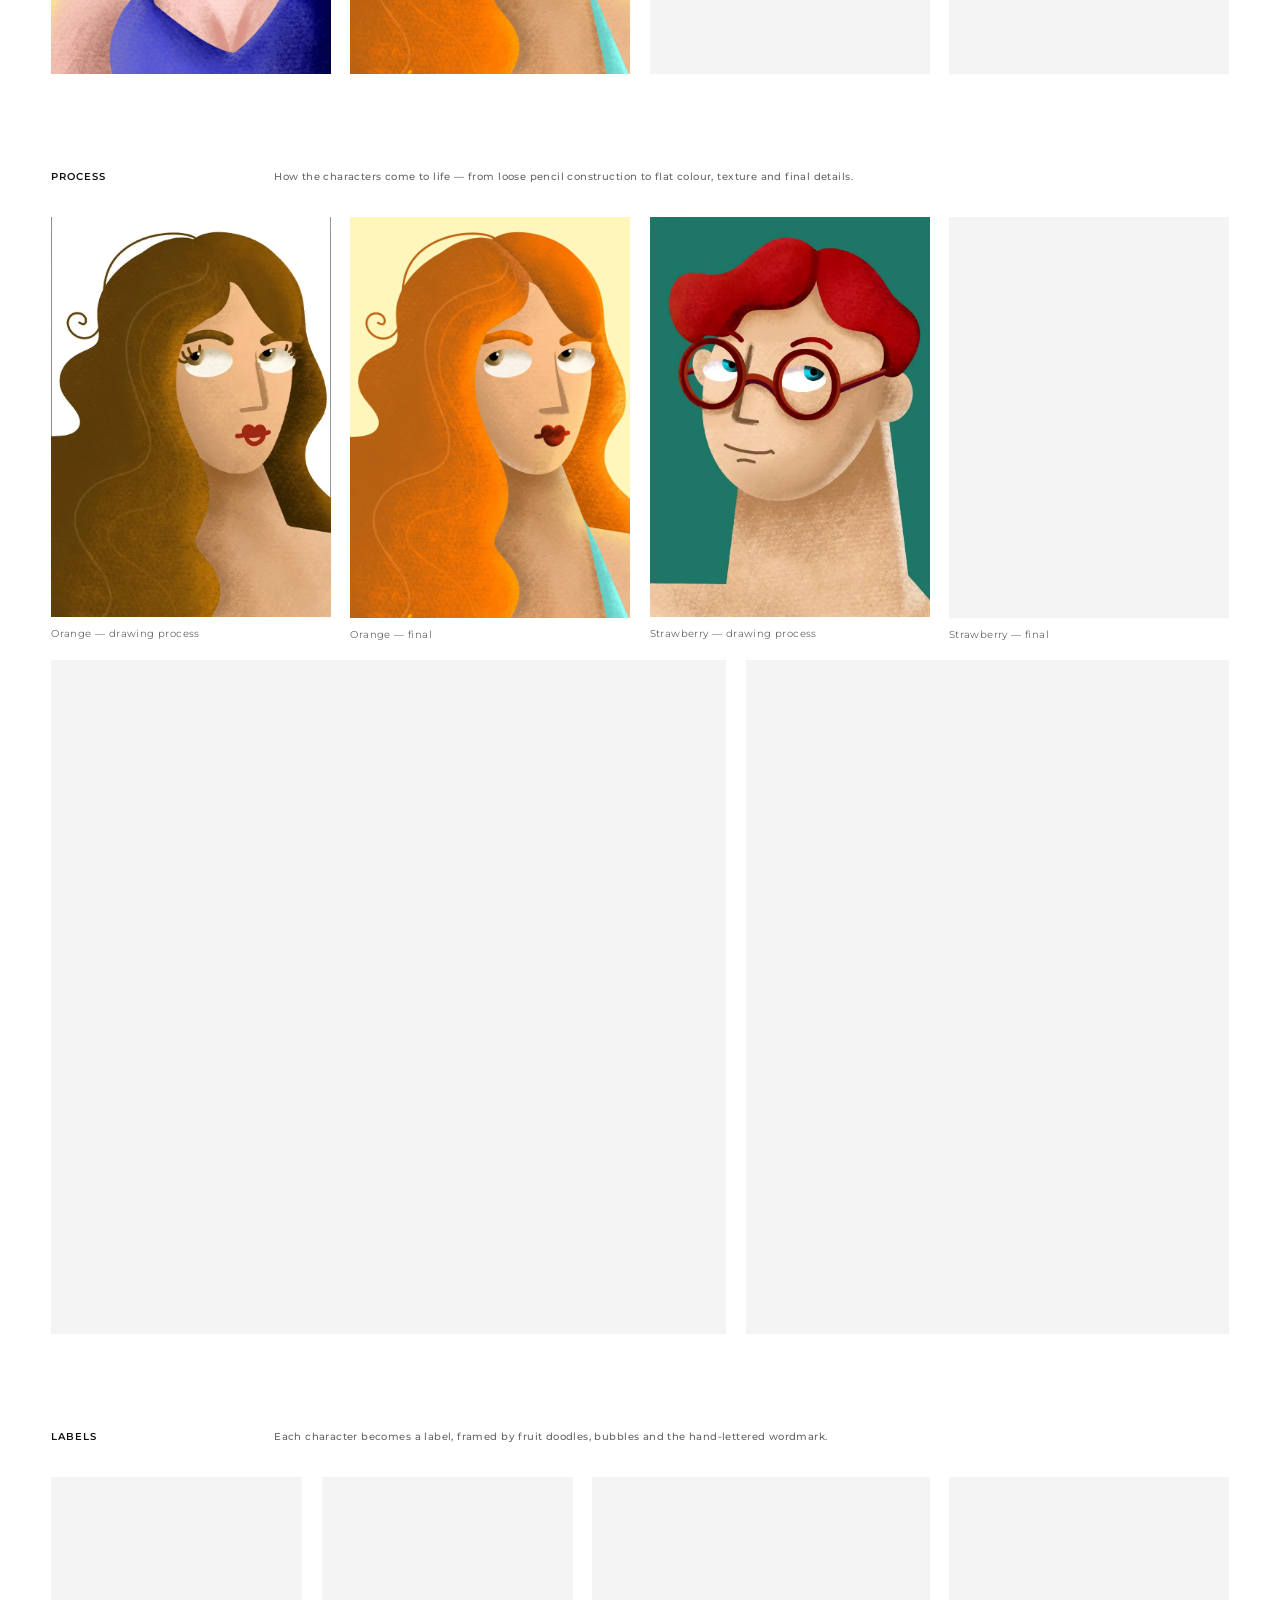
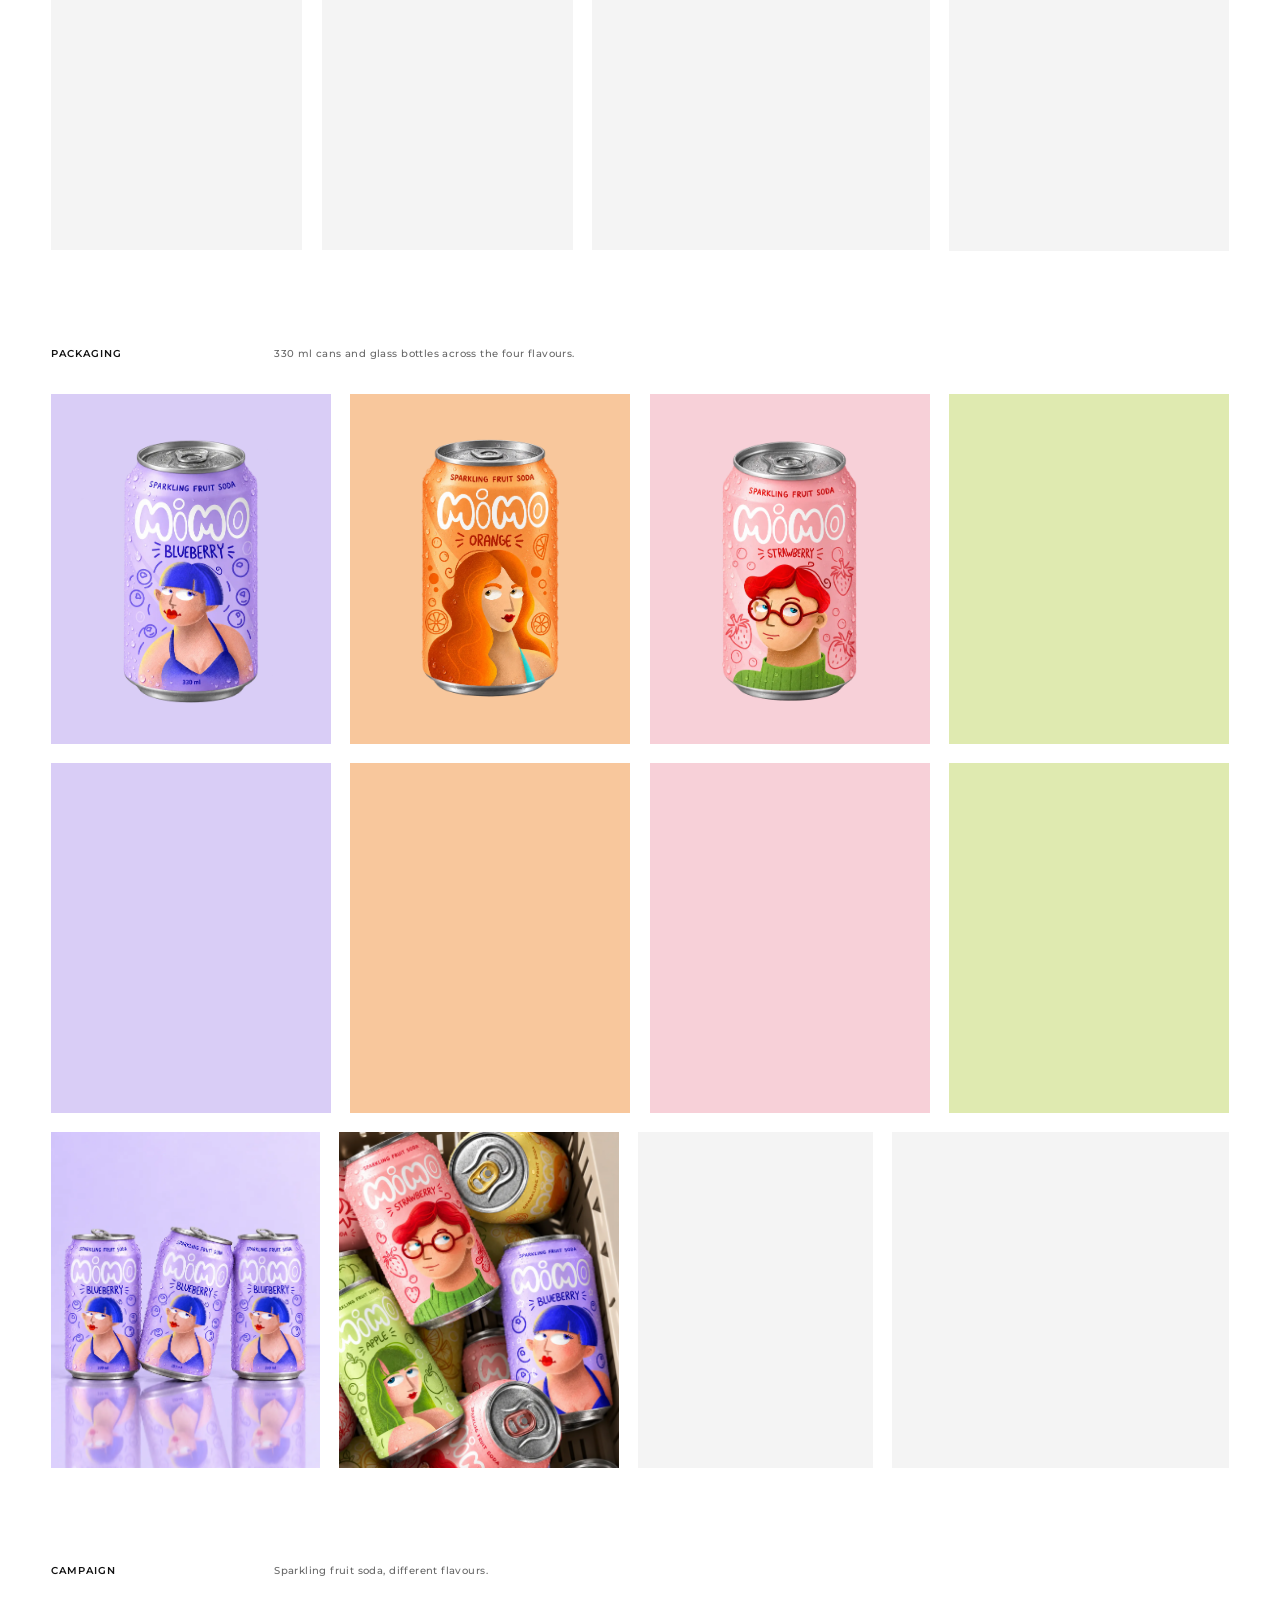
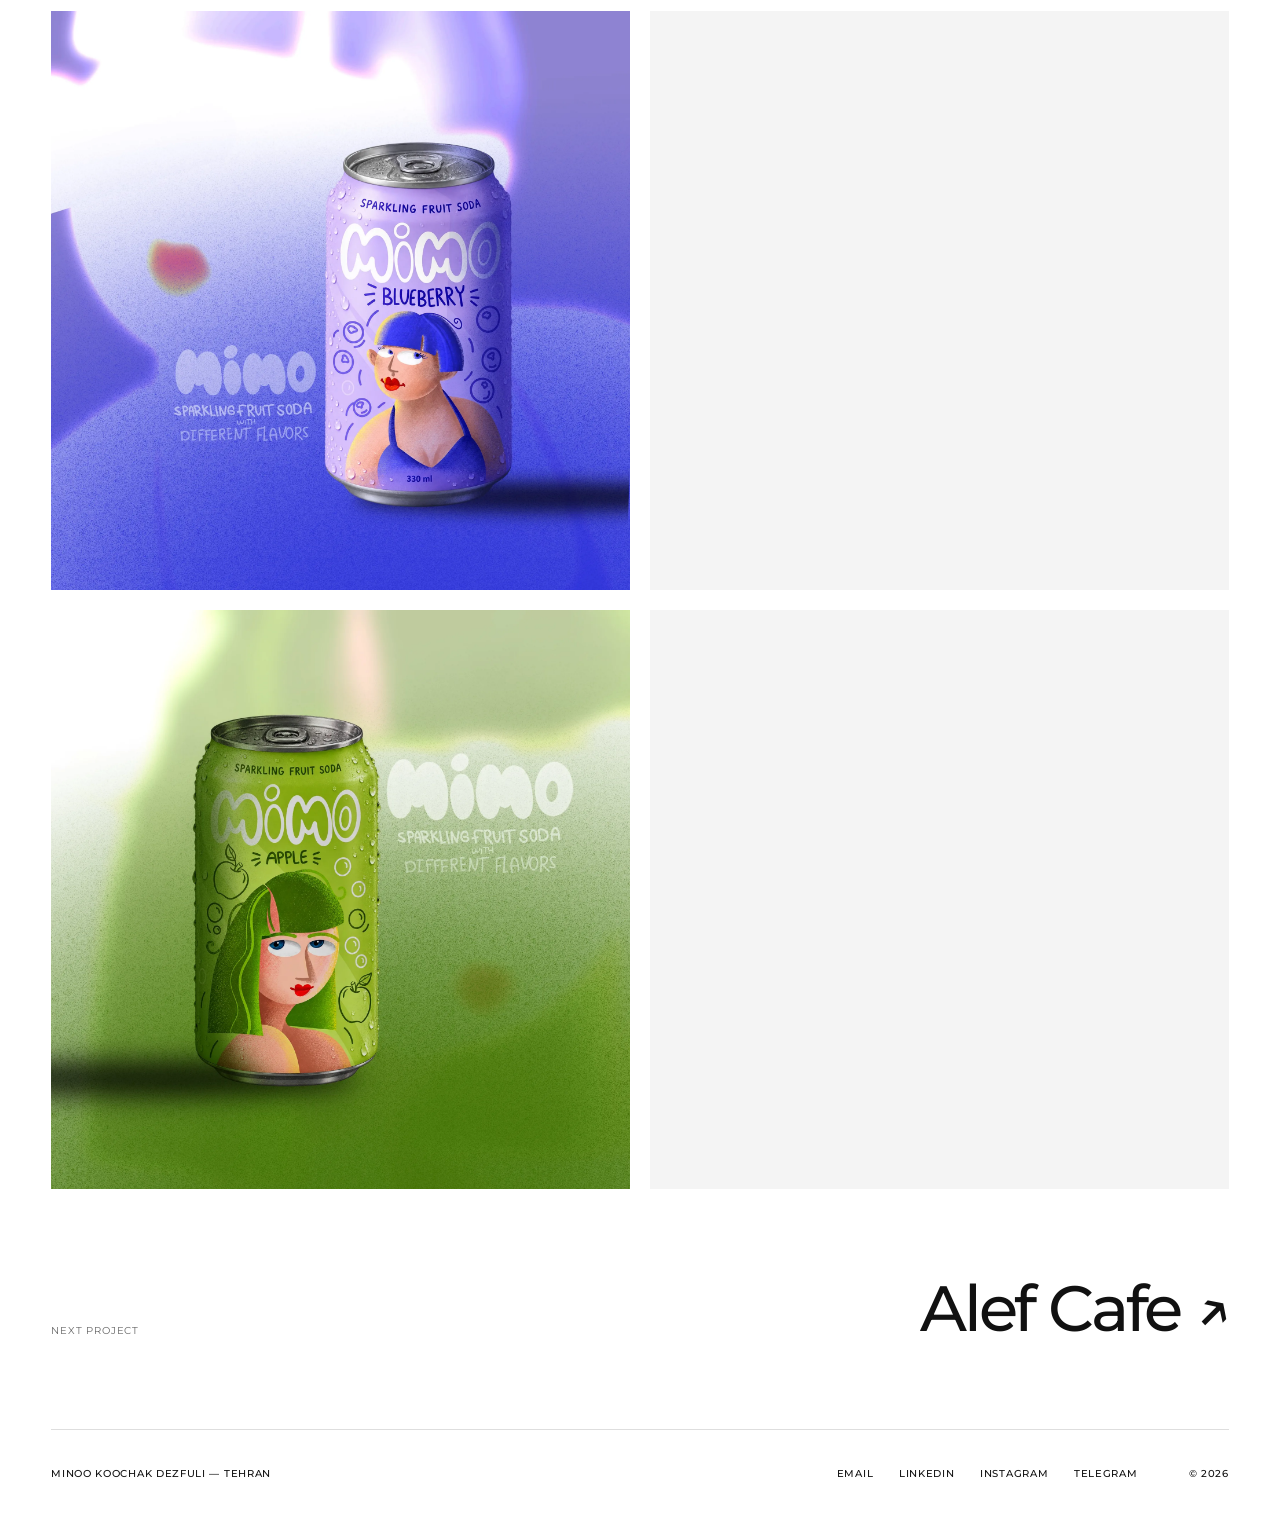
<file: projects/mimo.html>
<!doctype html>
<html lang="en">
  <head>
    <meta charset="UTF-8" />
    <meta name="viewport" content="width=device-width, initial-scale=1.0" />
    <meta name="description" content="Mimo sparkling fruit soda — packaging and character illustration by Minoo Koochak Dezfuli." />
    <meta name="theme-color" content="#ffffff" />
    <title>Mimo — Minoo Koochak Dezfuli</title>
    <link rel="icon" href="../assets/images/favicon.svg" type="image/svg+xml" />
    <link rel="preconnect" href="https://fonts.googleapis.com" />
    <link rel="preconnect" href="https://fonts.gstatic.com" crossorigin />
    <link href="https://fonts.googleapis.com/css2?family=Montserrat:wght@400;500;600&amp;display=swap" rel="stylesheet" />
    <link rel="stylesheet" href="../assets/css/styles.css?v=20261104-1" />
    <script src="../assets/js/main.js?v=20261101-1" defer></script>
  </head>
  <body class="project-page">
    <a class="skip-link" href="#main">Skip to content</a>
    <header class="site-header project-header" data-header>
      <a class="wordmark" href="../index.html" aria-label="Back to portfolio">Minoo Koochak Dezfuli</a>
      <nav class="desktop-nav" aria-label="Project navigation">
        <a href="../index.html#work">Work</a>
        <a href="../about.html">About</a>
      </nav>
      <a class="availability" href="../index.html#work">Back</a>
    </header>

    <main id="main">
      <article class="case-study page-shell">
        <header class="project-intro reveal">
          <p class="eyebrow">Packaging · Illustration</p>
          <h1>Mimo</h1>
          <p class="project-deck">Sparkling fruit soda with a face for every flavour.</p>
        </header>

        <div class="case-gallery">
          <div class="gallery-row reveal">
            <figure style="--ar: 1.333"><img src="../assets/images/projects/mimo/orange-can-hero.webp" width="1448" height="1086" alt="Mimo Orange can lying on an orange background" /></figure>
            <figure style="--ar: 1.333"><img src="../assets/images/projects/mimo/strawberry-can-pattern.webp" width="1448" height="1086" alt="Rows of Mimo Strawberry cans" loading="lazy" decoding="async" /></figure>
          </div>
        </div>

        <section class="case-overview reveal" aria-labelledby="overview-title">
          <p class="section-index">Overview</p>
          <div>
            <h2 id="overview-title">Four flavours, four characters.</h2>
            <p>Mimo gives each flavour its own personality. Hand-drawn portraits for Blueberry, Orange, Strawberry and Apple sit at the centre of every label, surrounded by fruit doodles, bubbles and a hand-lettered wordmark that ties the range together across cans and glass bottles.</p>
          </div>
          <dl>
            <div><dt>Role</dt><dd>Packaging design, illustration</dd></div>
            <div><dt>Product</dt><dd>Sparkling fruit soda</dd></div>
            <div><dt>Flavours</dt><dd>Blueberry, Orange, Strawberry, Apple</dd></div>
            <div><dt>Formats</dt><dd>330 ml can, glass bottle</dd></div>
          </dl>
        </section>

        <div class="case-gallery">
          <p class="gallery-label reveal">Characters<span>One portrait per flavour — Blueberry, Orange, Strawberry and Apple.</span></p>
          <div class="gallery-row is-set reveal">
            <figure style="--ar: 0.699"><img src="../assets/images/projects/mimo/character-blueberry.webp" width="1397" height="2000" alt="Blueberry character with a blue bob haircut" loading="lazy" decoding="async" /></figure>
            <figure style="--ar: 0.699"><img src="../assets/images/projects/mimo/character-orange.webp" width="1397" height="2000" alt="Orange character with long flowing orange hair" loading="lazy" decoding="async" /></figure>
            <figure style="--ar: 0.699"><img src="../assets/images/projects/mimo/character-strawberry.webp" width="1397" height="2000" alt="Strawberry character: red curly hair, round glasses, green turtleneck" loading="lazy" decoding="async" /></figure>
            <figure style="--ar: 0.699"><img src="../assets/images/projects/mimo/character-apple.webp" width="1397" height="2000" alt="Apple character with green hair" loading="lazy" decoding="async" /></figure>
          </div>
          <p class="gallery-label reveal">Process<span>How the characters come to life — from loose pencil construction to flat colour, texture and final details.</span></p>
          <div class="gallery-row is-set reveal">
            <figure style="--ar: 0.699"><video width="768" height="1098" muted loop playsinline preload="none" data-inview poster="../assets/videos/mimo/process-orange-poster.webp" aria-label="Time-lapse of the Orange character being drawn"><source src="../assets/videos/mimo/process-orange.mp4" type="video/mp4" /></video><figcaption>Orange — drawing process</figcaption></figure>
            <figure style="--ar: 0.699"><img src="../assets/images/projects/mimo/character-orange.webp" width="1397" height="2000" alt="Finished Orange character" loading="lazy" decoding="async" /><figcaption>Orange — final</figcaption></figure>
            <figure style="--ar: 0.699"><video width="768" height="1098" muted loop playsinline preload="none" data-inview poster="../assets/videos/mimo/process-strawberry-poster.webp" aria-label="Time-lapse of the Strawberry character being drawn"><source src="../assets/videos/mimo/process-strawberry.mp4" type="video/mp4" /></video><figcaption>Strawberry — drawing process</figcaption></figure>
            <figure style="--ar: 0.699"><img src="../assets/images/projects/mimo/character-strawberry.webp" width="1397" height="2000" alt="Finished Strawberry character" loading="lazy" decoding="async" /><figcaption>Strawberry — final</figcaption></figure>
          </div>
          <div class="gallery-row reveal">
            <figure style="--ar: 1.002"><img src="../assets/images/projects/mimo/character-grid.webp" width="1668" height="1664" alt="Grid of the four Mimo characters in alternate colourways" loading="lazy" decoding="async" /></figure>
            <figure style="--ar: 0.717"><img src="../assets/images/projects/mimo/character-blueberry-detail.webp" width="1434" height="2000" alt="Close-up of the Blueberry character illustration" loading="lazy" decoding="async" /></figure>
          </div>
          <p class="gallery-label reveal">Labels<span>Each character becomes a label, framed by fruit doodles, bubbles and the hand-lettered wordmark.</span></p>
          <div class="gallery-row reveal">
            <figure style="--ar: 0.672"><img src="../assets/images/projects/mimo/poster-blueberry.webp" width="1345" height="2000" alt="Mimo Blueberry label artwork" loading="lazy" decoding="async" /></figure>
            <figure style="--ar: 0.673"><img src="../assets/images/projects/mimo/poster-orange.webp" width="1347" height="2000" alt="Mimo Orange label artwork" loading="lazy" decoding="async" /></figure>
            <figure style="--ar: 0.903"><img src="../assets/images/projects/mimo/poster-strawberry.webp" width="1807" height="2000" alt="Mimo Strawberry label artwork" loading="lazy" decoding="async" /></figure>
            <figure style="--ar: 0.749"><img src="../assets/images/projects/mimo/poster-apple.webp" width="1497" height="2000" alt="Mimo Apple label artwork" loading="lazy" decoding="async" /></figure>
          </div>
          <p class="gallery-label reveal">Packaging<span>330 ml cans and glass bottles across the four flavours.</span></p>
          <div class="gallery-row is-set reveal">
            <figure class="cutout" style="--ar: 0.8; --tile: #d9cdf6"><img src="../assets/images/projects/mimo/can-blueberry.webp" width="1086" height="1448" alt="Mimo Blueberry can" loading="lazy" decoding="async" /></figure>
            <figure class="cutout" style="--ar: 0.8; --tile: #f8c79c"><img src="../assets/images/projects/mimo/can-orange.webp" width="1122" height="1402" alt="Mimo Orange can" loading="lazy" decoding="async" /></figure>
            <figure class="cutout" style="--ar: 0.8; --tile: #f7d0d8"><img src="../assets/images/projects/mimo/can-strawberry.webp" width="1086" height="1448" alt="Mimo Strawberry can" loading="lazy" decoding="async" /></figure>
            <figure class="cutout" style="--ar: 0.8; --tile: #dfeab0"><img src="../assets/images/projects/mimo/can-apple.webp" width="1122" height="1402" alt="Mimo Apple can" loading="lazy" decoding="async" /></figure>
          </div>
          <div class="gallery-row is-set reveal">
            <figure class="cutout" style="--ar: 0.8; --tile: #d9cdf6"><img src="../assets/images/projects/mimo/bottle-blueberry.webp" width="1086" height="1448" alt="Mimo Blueberry glass bottle" loading="lazy" decoding="async" /></figure>
            <figure class="cutout" style="--ar: 0.8; --tile: #f8c79c"><img src="../assets/images/projects/mimo/bottle-orange.webp" width="1086" height="1448" alt="Mimo Orange glass bottle" loading="lazy" decoding="async" /></figure>
            <figure class="cutout" style="--ar: 0.8; --tile: #f7d0d8"><img src="../assets/images/projects/mimo/bottle-strawberry.webp" width="1086" height="1448" alt="Mimo Strawberry glass bottle" loading="lazy" decoding="async" /></figure>
            <figure class="cutout" style="--ar: 0.8; --tile: #dfeab0"><img src="../assets/images/projects/mimo/bottle-apple.webp" width="1086" height="1448" alt="Mimo Apple glass bottle" loading="lazy" decoding="async" /></figure>
          </div>
          <div class="gallery-row reveal">
            <figure style="--ar: 0.800"><img src="../assets/images/projects/mimo/blueberry-trio.webp" width="1122" height="1402" alt="Three Mimo Blueberry cans reflected on a lilac surface" loading="lazy" decoding="async" /></figure>
            <figure style="--ar: 0.831"><img src="../assets/images/projects/mimo/crate.webp" width="1143" height="1376" alt="Chilled Mimo cans covered in condensation in a crate" loading="lazy" decoding="async" /></figure>
            <figure style="--ar: 0.699"><img src="../assets/images/projects/mimo/apple-can.webp" width="1397" height="2000" alt="Mimo Apple can against a large apple line drawing" loading="lazy" decoding="async" /></figure>
            <figure style="--ar: 1.000"><img src="../assets/images/projects/mimo/bottle-and-can.webp" width="2000" height="2000" alt="Mimo Orange bottle and can on a blue background" loading="lazy" decoding="async" /></figure>
          </div>
          <p class="gallery-label reveal">Campaign<span>Sparkling fruit soda, different flavours.</span></p>
          <div class="gallery-row is-set reveal">
            <figure style="--ar: 1.000"><img src="../assets/images/projects/mimo/scene-blueberry.webp" width="2000" height="2000" alt="Mimo Blueberry campaign visual" loading="lazy" decoding="async" /></figure>
            <figure style="--ar: 1.000"><img src="../assets/images/projects/mimo/scene-orange.webp" width="2000" height="2000" alt="Mimo Orange campaign visual" loading="lazy" decoding="async" /></figure>
          </div>
          <div class="gallery-row is-set reveal">
            <figure style="--ar: 1.000"><img src="../assets/images/projects/mimo/scene-apple.webp" width="2000" height="2000" alt="Mimo Apple campaign visual" loading="lazy" decoding="async" /></figure>
            <figure style="--ar: 1.000"><img src="../assets/images/projects/mimo/scene-strawberry.webp" width="2000" height="2000" alt="Mimo Strawberry campaign visual" loading="lazy" decoding="async" /></figure>
          </div>
        </div>

        <nav class="next-project" aria-label="Next project">
          <span>Next project</span>
          <a href="alef-cafe.html">Alef Cafe ↗</a>
        </nav>
      </article>
    </main>

    <footer class="site-footer page-shell">
      <p>Minoo Koochak Dezfuli — Tehran</p>
      <div class="footer-links">
        <a href="mailto:minoo.koochak@gmail.com">Email</a>
        <a href="https://www.linkedin.com/in/minoo-koochakdezfuli-47b858104/" target="_blank" rel="noreferrer">LinkedIn</a>
        <a href="https://instagram.com/minookoochak" target="_blank" rel="noreferrer">Instagram</a>
        <a href="https://t.me/minookoochak" target="_blank" rel="noreferrer">Telegram</a>
      </div>
      <p>© <span data-year></span></p>
    </footer>
  </body>
</html>
</file>
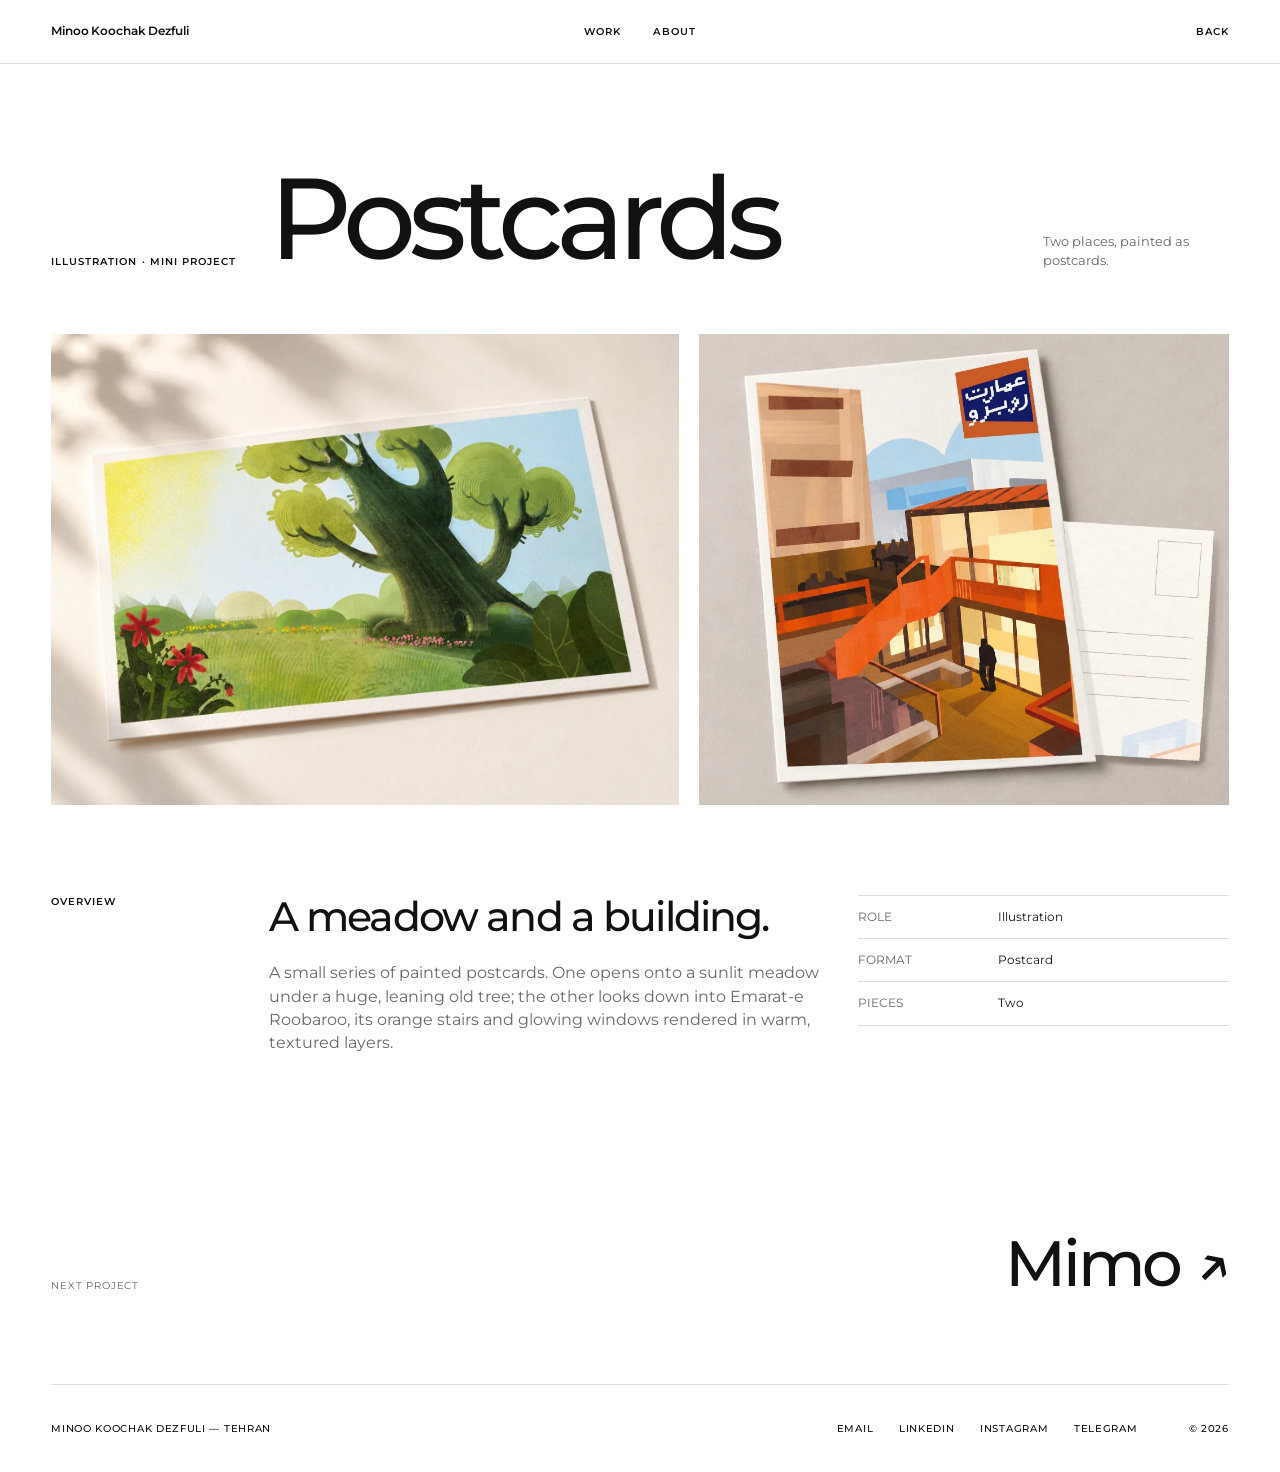
<file: projects/postcards.html>
<!doctype html>
<html lang="en">
  <head>
    <meta charset="UTF-8" />
    <meta name="viewport" content="width=device-width, initial-scale=1.0" />
    <meta name="description" content="Two illustrated postcards by Minoo Koochak Dezfuli." />
    <meta name="theme-color" content="#ffffff" />
    <title>Postcards — Minoo Koochak Dezfuli</title>
    <link rel="icon" href="../assets/images/favicon.svg" type="image/svg+xml" />
    <link rel="preconnect" href="https://fonts.googleapis.com" />
    <link rel="preconnect" href="https://fonts.gstatic.com" crossorigin />
    <link href="https://fonts.googleapis.com/css2?family=Montserrat:wght@400;500;600&amp;display=swap" rel="stylesheet" />
    <link rel="stylesheet" href="../assets/css/styles.css?v=20261104-1" />
    <script src="../assets/js/main.js?v=20261101-1" defer></script>
  </head>
  <body class="project-page">
    <a class="skip-link" href="#main">Skip to content</a>
    <header class="site-header project-header" data-header>
      <a class="wordmark" href="../index.html" aria-label="Back to portfolio">Minoo Koochak Dezfuli</a>
      <nav class="desktop-nav" aria-label="Project navigation">
        <a href="../index.html#work">Work</a>
        <a href="../about.html">About</a>
      </nav>
      <a class="availability" href="../index.html#work">Back</a>
    </header>

    <main id="main">
      <article class="case-study page-shell">
        <header class="project-intro reveal">
          <p class="eyebrow">Illustration · Mini project</p>
          <h1>Postcards</h1>
          <p class="project-deck">Two places, painted as postcards.</p>
        </header>

        <div class="case-gallery">
          <div class="gallery-row reveal">
            <figure style="--ar: 1.333"><img src="../assets/images/projects/postcards/meadow-postcard.webp" width="1448" height="1086" alt="Illustrated postcard of a large old tree in a sunlit meadow" /></figure>
            <figure style="--ar: 1.125"><img src="../assets/images/projects/postcards/emarat-roobaroo-postcard.webp" width="1877" height="1668" alt="Illustrated Emarat-e Roobaroo postcard, front and back" loading="lazy" decoding="async" /></figure>
          </div>
        </div>

        <section class="case-overview reveal" aria-labelledby="overview-title">
          <p class="section-index">Overview</p>
          <div>
            <h2 id="overview-title">A meadow and a building.</h2>
            <p>A small series of painted postcards. One opens onto a sunlit meadow under a huge, leaning old tree; the other looks down into Emarat-e Roobaroo, its orange stairs and glowing windows rendered in warm, textured layers.</p>
          </div>
          <dl>
            <div><dt>Role</dt><dd>Illustration</dd></div>
            <div><dt>Format</dt><dd>Postcard</dd></div>
            <div><dt>Pieces</dt><dd>Two</dd></div>
          </dl>
        </section>

        <div class="case-gallery">

        </div>

        <nav class="next-project" aria-label="Next project">
          <span>Next project</span>
          <a href="mimo.html">Mimo ↗</a>
        </nav>
      </article>
    </main>

    <footer class="site-footer page-shell">
      <p>Minoo Koochak Dezfuli — Tehran</p>
      <div class="footer-links">
        <a href="mailto:minoo.koochak@gmail.com">Email</a>
        <a href="https://www.linkedin.com/in/minoo-koochakdezfuli-47b858104/" target="_blank" rel="noreferrer">LinkedIn</a>
        <a href="https://instagram.com/minookoochak" target="_blank" rel="noreferrer">Instagram</a>
        <a href="https://t.me/minookoochak" target="_blank" rel="noreferrer">Telegram</a>
      </div>
      <p>© <span data-year></span></p>
    </footer>
  </body>
</html>
</file>
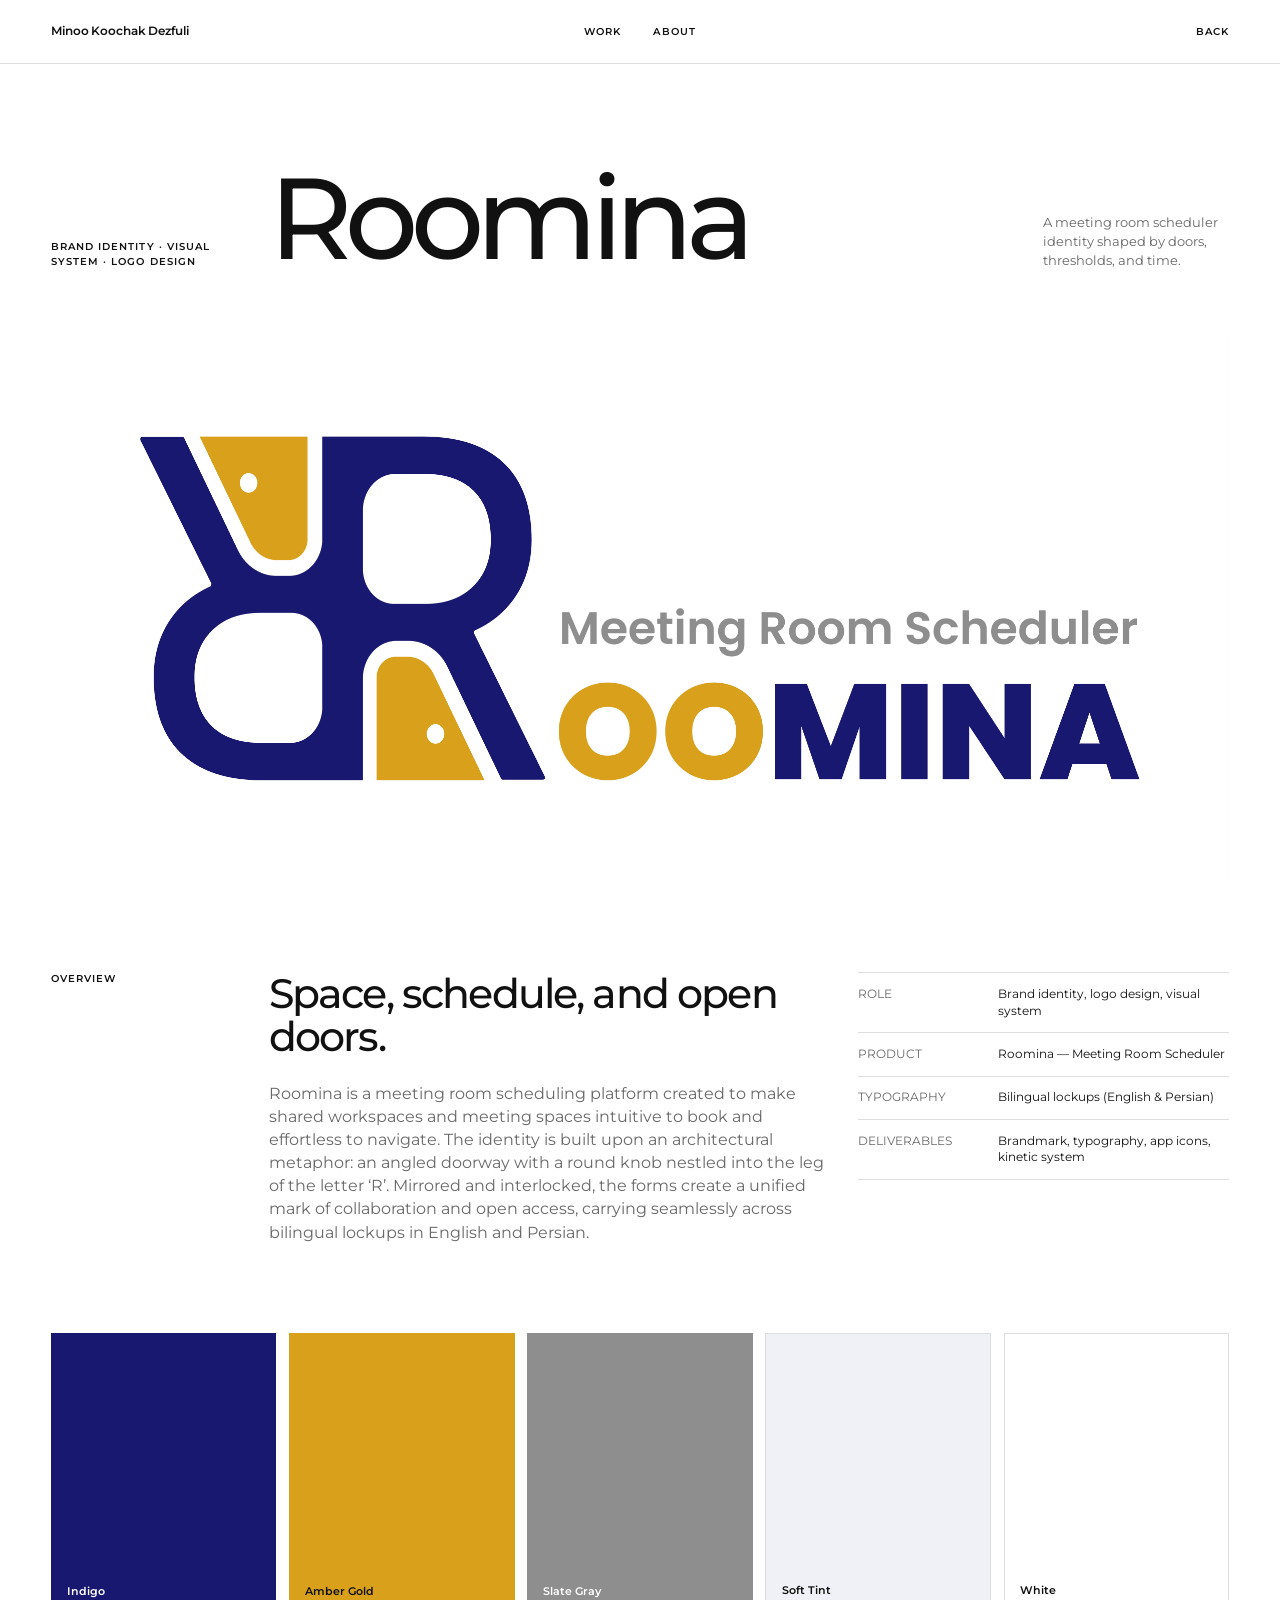
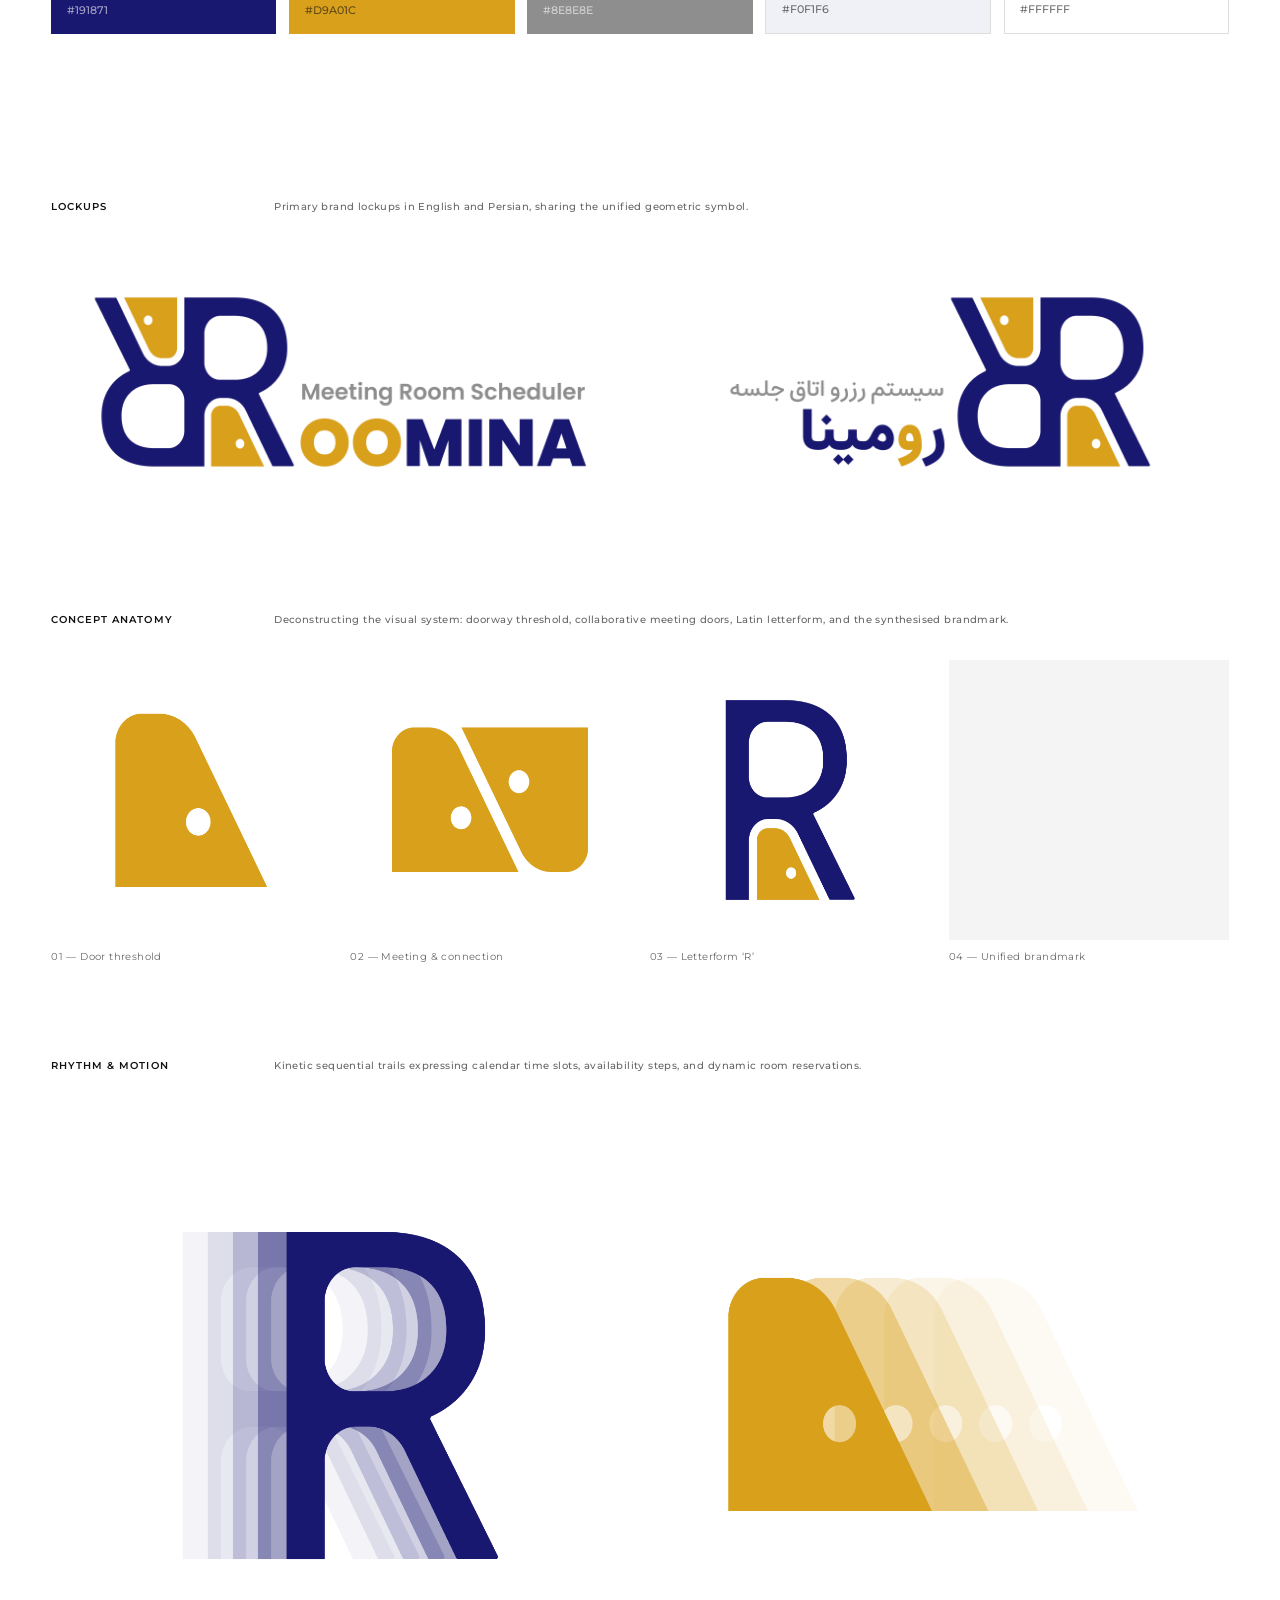
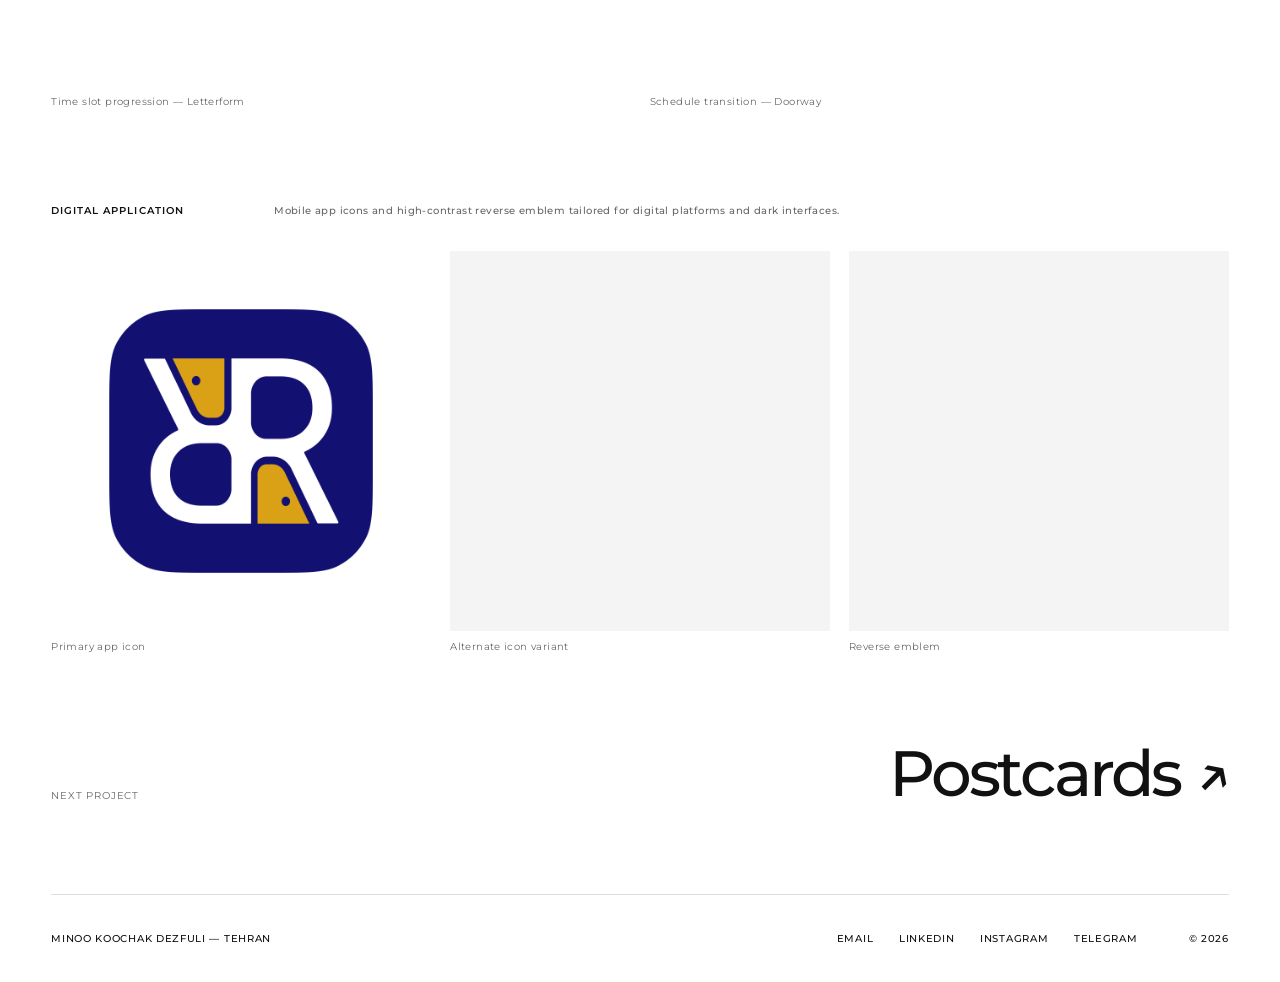
<file: projects/roomina.html>
<!doctype html>
<html lang="en">
  <head>
    <meta charset="UTF-8" />
    <meta name="viewport" content="width=device-width, initial-scale=1.0" />
    <meta name="description" content="Roomina meeting room scheduler — brand identity, visual system and logo design by Minoo Koochak Dezfuli." />
    <meta name="theme-color" content="#ffffff" />
    <title>Roomina — Minoo Koochak Dezfuli</title>
    <link rel="icon" href="../assets/images/favicon.svg" type="image/svg+xml" />
    <link rel="preconnect" href="https://fonts.googleapis.com" />
    <link rel="preconnect" href="https://fonts.gstatic.com" crossorigin />
    <link href="https://fonts.googleapis.com/css2?family=Montserrat:wght@400;500;600&amp;display=swap" rel="stylesheet" />
    <link rel="stylesheet" href="../assets/css/styles.css?v=20261104-2" />
    <script src="../assets/js/main.js?v=20261101-1" defer></script>
  </head>
  <body class="project-page">
    <a class="skip-link" href="#main">Skip to content</a>
    <header class="site-header project-header" data-header>
      <a class="wordmark" href="../index.html" aria-label="Back to portfolio">Minoo Koochak Dezfuli</a>
      <nav class="desktop-nav" aria-label="Project navigation">
        <a href="../index.html#work">Work</a>
        <a href="../about.html">About</a>
      </nav>
      <a class="availability" href="../index.html#work">Back</a>
    </header>

    <main id="main">
      <article class="case-study page-shell">
        <header class="project-intro reveal">
          <p class="eyebrow">Brand identity · Visual system · Logo design</p>
          <h1>Roomina</h1>
          <p class="project-deck">A meeting room scheduler identity shaped by doors, thresholds, and time.</p>
        </header>

        <div class="case-gallery">
          <div class="gallery-row reveal">
            <figure style="--ar: 2.146"><img src="../assets/images/projects/roomina/lockup-en.png" width="2352" height="1096" alt="Roomina Meeting Room Scheduler English brand lockup" /></figure>
          </div>
        </div>

        <section class="case-overview reveal" aria-labelledby="overview-title">
          <p class="section-index">Overview</p>
          <div>
            <h2 id="overview-title">Space, schedule, and open doors.</h2>
            <p>Roomina is a meeting room scheduling platform created to make shared workspaces and meeting spaces intuitive to book and effortless to navigate. The identity is built upon an architectural metaphor: an angled doorway with a round knob nestled into the leg of the letter &lsquo;R&rsquo;. Mirrored and interlocked, the forms create a unified mark of collaboration and open access, carrying seamlessly across bilingual lockups in English and Persian.</p>
          </div>
          <dl>
            <div><dt>Role</dt><dd>Brand identity, logo design, visual system</dd></div>
            <div><dt>Product</dt><dd>Roomina — Meeting Room Scheduler</dd></div>
            <div><dt>Typography</dt><dd>Bilingual lockups (English &amp; Persian)</dd></div>
            <div><dt>Deliverables</dt><dd>Brandmark, typography, app icons, kinetic system</dd></div>
          </dl>
        </section>

        <ul class="palette has-5 reveal" aria-label="Colour palette">
          <li style="--swatch: #191871; color: #ffffff">Indigo<span>#191871</span></li>
          <li style="--swatch: #D9A01C; color: #111111">Amber Gold<span>#D9A01C</span></li>
          <li style="--swatch: #8E8E8E; color: #ffffff">Slate Gray<span>#8E8E8E</span></li>
          <li style="--swatch: #F0F1F6; color: #111111; border: 1px solid var(--line)">Soft Tint<span>#F0F1F6</span></li>
          <li style="--swatch: #FFFFFF; color: #111111; border: 1px solid var(--line)">White<span>#FFFFFF</span></li>
        </ul>

        <div class="case-gallery">
          <p class="gallery-label reveal">Lockups<span>Primary brand lockups in English and Persian, sharing the unified geometric symbol.</span></p>
          <div class="gallery-row reveal">
            <figure style="--ar: 2.146"><img src="../assets/images/projects/roomina/lockup-en.png" width="2352" height="1096" alt="English lockup: Roomina — Meeting Room Scheduler" loading="lazy" decoding="async" /></figure>
            <figure style="--ar: 2.146"><img src="../assets/images/projects/roomina/lockup-fa.png" width="2352" height="1096" alt="Persian lockup: سیستم رزرو اتاق جلسه — رومینا" loading="lazy" decoding="async" /></figure>
          </div>

          <p class="gallery-label reveal">Concept Anatomy<span>Deconstructing the visual system: doorway threshold, collaborative meeting doors, Latin letterform, and the synthesised brandmark.</span></p>
          <div class="gallery-row is-set reveal">
            <figure style="--ar: 1.000"><img src="../assets/images/projects/roomina/symbol-door.png" width="1096" height="1096" alt="Architectural door motif with circular handle" loading="lazy" decoding="async" /><figcaption>01 — Door threshold</figcaption></figure>
            <figure style="--ar: 1.000"><img src="../assets/images/projects/roomina/symbol-meeting-doors.png" width="1096" height="1096" alt="Dual interlocking doors symbolising shared rooms" loading="lazy" decoding="async" /><figcaption>02 — Meeting &amp; connection</figcaption></figure>
            <figure style="--ar: 1.000"><img src="../assets/images/projects/roomina/letterform-r.png" width="1096" height="1096" alt="Letterform R integrating the door within its leg" loading="lazy" decoding="async" /><figcaption>03 — Letterform &lsquo;R&rsquo;</figcaption></figure>
            <figure style="--ar: 1.000"><img src="../assets/images/projects/roomina/mark-primary.png" width="1096" height="1096" alt="Synthesised primary brandmark" loading="lazy" decoding="async" /><figcaption>04 — Unified brandmark</figcaption></figure>
          </div>

          <p class="gallery-label reveal">Rhythm &amp; Motion<span>Kinetic sequential trails expressing calendar time slots, availability steps, and dynamic room reservations.</span></p>
          <div class="gallery-row is-set reveal">
            <figure style="--ar: 1.000"><img src="../assets/images/projects/roomina/motion-r.png" width="1096" height="1096" alt="Sequential stepped motion trail of the letterform R" loading="lazy" decoding="async" /><figcaption>Time slot progression — Letterform</figcaption></figure>
            <figure style="--ar: 1.000"><img src="../assets/images/projects/roomina/motion-door.png" width="1096" height="1096" alt="Stepped motion echo of the doorway motif" loading="lazy" decoding="async" /><figcaption>Schedule transition — Doorway</figcaption></figure>
          </div>

          <p class="gallery-label reveal">Digital Application<span>Mobile app icons and high-contrast reverse emblem tailored for digital platforms and dark interfaces.</span></p>
          <div class="gallery-row is-set reveal">
            <figure style="--ar: 1.000"><img src="../assets/images/projects/roomina/app-icon-square.png" width="1800" height="1800" alt="Roomina mobile app icon with dual-mark squircle" loading="lazy" decoding="async" /><figcaption>Primary app icon</figcaption></figure>
            <figure style="--ar: 1.000"><img src="../assets/images/projects/roomina/app-icon-variant-square.png" width="1800" height="1800" alt="Alternate single-letter app icon variant" loading="lazy" decoding="async" /><figcaption>Alternate icon variant</figcaption></figure>
            <figure style="--ar: 1.000"><img src="../assets/images/projects/roomina/mark-reverse.png" width="1096" height="1096" alt="Reverse Roomina brandmark on deep indigo" loading="lazy" decoding="async" /><figcaption>Reverse emblem</figcaption></figure>
          </div>
        </div>

        <nav class="next-project" aria-label="Next project">
          <span>Next project</span>
          <a href="postcards.html">Postcards ↗</a>
        </nav>
      </article>
    </main>

    <footer class="site-footer page-shell">
      <p>Minoo Koochak Dezfuli — Tehran</p>
      <div class="footer-links">
        <a href="mailto:minoo.koochak@gmail.com">Email</a>
        <a href="https://www.linkedin.com/in/minoo-koochakdezfuli-47b858104/" target="_blank" rel="noreferrer">LinkedIn</a>
        <a href="https://instagram.com/minookoochak" target="_blank" rel="noreferrer">Instagram</a>
        <a href="https://t.me/minookoochak" target="_blank" rel="noreferrer">Telegram</a>
      </div>
      <p>© <span data-year></span></p>
    </footer>
  </body>
</html>
</file>
<file: assets/css/styles.css>
:root {
  --paper: #ffffff;
  --ink: #111111;
  --muted: #686868;
  --line: #dedede;
  --soft: #f4f4f4;
  --sans: "Montserrat", "Helvetica Neue", Helvetica, Arial, sans-serif;
  --display: "Montserrat", "Helvetica Neue", Helvetica, Arial, sans-serif;
  --page: min(92vw, 1440px);
  --ease: cubic-bezier(0.22, 0.75, 0.24, 1);
}

*,
*::before,
*::after {
  box-sizing: border-box;
}

html {
  overflow-x: clip;
  scroll-behavior: smooth;
  background: var(--paper);
}

body {
  margin: 0;
  overflow-x: clip;
  background: var(--paper);
  color: var(--ink);
  font-family: var(--sans);
  font-size: 16px;
  line-height: 1.45;
  text-rendering: optimizeLegibility;
}

::selection {
  background: var(--ink);
  color: var(--paper);
}

img {
  display: block;
  width: 100%;
}

a {
  color: inherit;
  text-decoration: none;
}

p,
h1,
h2,
h3,
figure,
dl,
dd {
  margin: 0;
}

ul {
  margin: 0;
  padding: 0;
}

[id] {
  scroll-margin-top: 72px;
}

.page-shell,
.section-shell {
  width: var(--page);
  margin-inline: auto;
}

.skip-link {
  position: fixed;
  z-index: 100;
  top: 0.75rem;
  left: 0.75rem;
  transform: translateY(-160%);
  padding: 0.7rem 0.9rem;
  background: var(--ink);
  color: var(--paper);
}

.skip-link:focus {
  transform: translateY(0);
}

.site-header {
  position: sticky;
  z-index: 50;
  top: 0;
  display: flex;
  align-items: center;
  justify-content: space-between;
  min-height: 64px;
  padding-inline: 4vw;
  border-bottom: 1px solid var(--line);
  background: rgb(255 255 255 / 94%);
  backdrop-filter: blur(10px);
}

.wordmark {
  font-family: var(--display);
  font-size: 0.78rem;
  font-weight: 600;
  letter-spacing: -0.01em;
}

.site-nav,
.desktop-nav {
  display: flex;
  gap: clamp(1.25rem, 2.5vw, 2.5rem);
  align-items: center;
}

.site-nav a,
.desktop-nav a,
.availability {
  font-size: 0.65rem;
  font-weight: 600;
  letter-spacing: 0.1em;
  text-transform: uppercase;
}

.site-nav a,
.desktop-nav a,
.footer-links a,
.availability {
  transition: opacity 180ms ease;
}

.site-nav a:hover,
.desktop-nav a:hover,
.footer-links a:hover,
.availability:hover {
  opacity: 0.48;
}

.hero {
  display: flex;
  align-items: flex-end;
  justify-content: flex-end;
  min-height: clamp(360px, 52svh, 590px);
  padding-block: clamp(5rem, 10vw, 9rem) clamp(3rem, 5vw, 4.5rem);
}

.hero h1 {
  width: 100%;
  font-family: var(--sans);
  font-size: clamp(3.2rem, 6.7vw, 6.8rem);
  font-weight: 500;
  line-height: 0.98;
  letter-spacing: -0.055em;
  text-align: left;
}

.work-section {
  padding-bottom: clamp(7rem, 12vw, 12rem);
}

.project-grid {
  display: grid;
  grid-template-columns: repeat(2, minmax(0, 1fr));
  gap: clamp(1rem, 2vw, 2.2rem);
}

.project-image {
  overflow: hidden;
  background: var(--soft);
}

.project-image img {
  aspect-ratio: 4 / 3;
  height: 100%;
  object-fit: cover;
  transition: transform 550ms var(--ease);
}

.project-tile a:hover .project-image img {
  transform: scale(1.012);
}

.project-caption {
  display: flex;
  gap: 1rem;
  justify-content: space-between;
  padding-top: 0.75rem;
  color: var(--muted);
  font-size: 0.64rem;
  letter-spacing: 0.04em;
}

.project-caption span {
  color: var(--ink);
  font-weight: 600;
}

.site-footer {
  display: grid;
  grid-template-columns: 1fr auto auto;
  gap: clamp(1.5rem, 4vw, 4rem);
  align-items: center;
  min-height: 88px;
  padding-block: 1.5rem;
  border-top: 1px solid var(--line);
  font-size: 0.62rem;
  font-weight: 500;
  letter-spacing: 0.07em;
  text-transform: uppercase;
}

.footer-links {
  display: flex;
  gap: clamp(1rem, 2vw, 2rem);
}

.reveal {
  transform: translateY(10px);
  opacity: 0;
  transition: opacity 440ms ease, transform 560ms var(--ease);
}

.reveal.is-visible {
  transform: translateY(0);
  opacity: 1;
}

/* Project pages */
.project-header {
  display: grid;
  grid-template-columns: 1fr auto 1fr;
}

.project-header .wordmark {
  justify-self: start;
}

.project-header .desktop-nav {
  justify-self: center;
}

.availability {
  justify-self: end;
}

.project-shell {
  padding-top: clamp(4rem, 8vw, 8rem);
}

.eyebrow,
.section-index {
  font-size: 0.64rem;
  font-weight: 600;
  letter-spacing: 0.1em;
  text-transform: uppercase;
}

.project-intro {
  display: grid;
  grid-template-columns: 2fr 8fr 2fr;
  gap: 2rem;
  align-items: end;
  padding-bottom: clamp(2.5rem, 5vw, 5rem);
}

.project-intro h1 {
  font-family: var(--display);
  font-size: clamp(4rem, 9vw, 9rem);
  font-weight: 500;
  line-height: 0.9;
  letter-spacing: -0.065em;
}

.project-deck {
  color: var(--muted);
  font-size: 0.8rem;
}

.next-project {
  display: grid;
  grid-template-columns: 1fr auto;
  gap: 2rem;
  align-items: end;
  padding-block: clamp(4rem, 7vw, 7rem);
}

.next-project > span {
  color: var(--muted);
  font-size: 0.64rem;
  letter-spacing: 0.08em;
  text-transform: uppercase;
}

.next-project a {
  font-family: var(--display);
  font-size: clamp(2.2rem, 5vw, 5rem);
  font-weight: 500;
  line-height: 0.95;
  letter-spacing: -0.05em;
}

/* Case studies: justified rows keep every image uncropped at an equal height */
.case-study {
  padding-top: clamp(4rem, 8vw, 8rem);
}

.case-overview {
  display: grid;
  grid-template-columns: 2fr 6fr 4fr;
  gap: 2rem;
  padding-block: clamp(4rem, 7vw, 7rem);
}

.case-overview h2 {
  font-family: var(--display);
  font-size: clamp(1.8rem, 3.2vw, 3.2rem);
  font-weight: 500;
  line-height: 1.04;
  letter-spacing: -0.045em;
}

.case-overview > div > p {
  max-width: 620px;
  margin-top: 1.5rem;
  color: var(--muted);
}

.case-overview dl {
  border-top: 1px solid var(--line);
}

.case-overview dl div {
  display: grid;
  grid-template-columns: 0.7fr 1.3fr;
  gap: 1rem;
  padding-block: 0.8rem;
  border-bottom: 1px solid var(--line);
  font-size: 0.72rem;
}

.case-overview dt {
  color: var(--muted);
  text-transform: uppercase;
}

.palette {
  display: grid;
  grid-template-columns: repeat(6, minmax(0, 1fr));
  gap: clamp(0.5rem, 1vw, 0.9rem);
  padding: 0;
  margin: 0 0 clamp(4rem, 7vw, 7rem);
  list-style: none;
}

.palette.has-5 {
  grid-template-columns: repeat(5, minmax(0, 1fr));
}

.palette li {
  display: flex;
  flex-direction: column;
  justify-content: flex-end;
  gap: 0.2rem;
  aspect-ratio: 3 / 4;
  padding: clamp(0.7rem, 1.2vw, 1.1rem);
  background: var(--swatch);
  font-size: 0.68rem;
  font-weight: 600;
}

.palette span {
  font-weight: 500;
  opacity: 0.6;
}

.case-gallery {
  display: grid;
  gap: clamp(0.8rem, 1.5vw, 1.4rem);
}

.gallery-label {
  display: grid;
  grid-template-columns: 2fr 10fr;
  gap: 2rem;
  padding-top: clamp(3.5rem, 6vw, 6rem);
  padding-bottom: clamp(0.4rem, 1vw, 0.8rem);
  font-size: 0.64rem;
  font-weight: 600;
  letter-spacing: 0.1em;
  text-transform: uppercase;
}

.gallery-label span {
  color: var(--muted);
  font-weight: 500;
  letter-spacing: 0.04em;
  text-transform: none;
}

.gallery-row {
  display: flex;
  gap: clamp(0.8rem, 1.5vw, 1.4rem);
  align-items: flex-start;
}

.gallery-row figure {
  flex: var(--ar) 1 0;
  min-width: 0;
  background: var(--soft);
}

.gallery-row img {
  height: auto;
}

.gallery-row .cutout {
  position: relative;
  aspect-ratio: 4 / 5;
  background: var(--tile);
}

.gallery-row .cutout img {
  position: absolute;
  inset: 8% 10%;
  width: 80%;
  height: 84%;
  object-fit: contain;
}

.gallery-row video {
  display: block;
  width: 100%;
  height: auto;
}

.gallery-row figcaption {
  padding-top: 0.55rem;
  background: var(--paper);
  color: var(--muted);
  font-size: 0.62rem;
  letter-spacing: 0.04em;
}

.process-stage {
  margin: 0;
  color: var(--muted);
  font-size: 0.62rem;
  letter-spacing: 0.04em;
}

/* About page */
.about-hero {
  display: grid;
  grid-template-columns: 7fr 5fr;
  gap: clamp(2.5rem, 5vw, 5rem);
  align-items: start;
  padding-top: clamp(4rem, 8vw, 8rem);
  padding-bottom: clamp(3rem, 6vw, 6rem);
}

.about-hero-text h1 {
  font-family: var(--display);
  font-size: clamp(2.4rem, 4.8vw, 4.8rem);
  font-weight: 500;
  line-height: 1.05;
  letter-spacing: -0.05em;
  margin-top: 1rem;
}

.about-deck {
  margin-top: 1.8rem;
  font-size: clamp(0.95rem, 1.25vw, 1.2rem);
  line-height: 1.55;
  color: var(--muted);
  max-width: 580px;
}

.about-portrait-card {
  position: sticky;
  top: 96px;
}

.about-portrait-frame {
  background: var(--soft);
}

.about-portrait-frame img {
  width: 100%;
  aspect-ratio: 1 / 1;
  object-fit: cover;
}

.about-portrait-frame figcaption {
  padding-top: 0.65rem;
  color: var(--muted);
  font-size: 0.62rem;
  letter-spacing: 0.05em;
  text-transform: uppercase;
}

.about-narrative,
.about-details,
.about-contact-cta {
  display: grid;
  grid-template-columns: 2fr 10fr;
  gap: 2rem;
  padding-block: clamp(4rem, 7vw, 7rem);
  border-top: 1px solid var(--line);
}

.narrative-body h2,
.details-content h2 {
  font-family: var(--display);
  font-size: clamp(1.8rem, 3.2vw, 3.2rem);
  font-weight: 500;
  line-height: 1.08;
  letter-spacing: -0.045em;
  max-width: 820px;
  margin-bottom: clamp(2.5rem, 4vw, 4rem);
}

.narrative-block {
  max-width: 720px;
  margin-bottom: clamp(2rem, 3.5vw, 3.5rem);
}

.narrative-block:last-child {
  margin-bottom: 0;
}

.narrative-block h3 {
  font-family: var(--display);
  font-size: 0.85rem;
  font-weight: 600;
  letter-spacing: 0.04em;
  margin-bottom: 0.85rem;
  color: var(--ink);
}

.narrative-block p {
  color: var(--muted);
  font-size: 0.95rem;
  line-height: 1.65;
  margin-bottom: 1rem;
}

.narrative-block p:last-child {
  margin-bottom: 0;
}

.narrative-block strong {
  color: var(--ink);
  font-weight: 600;
}

.details-group {
  margin-bottom: clamp(2.5rem, 4vw, 4rem);
  max-width: 900px;
}

.details-group:last-child {
  margin-bottom: 0;
}

.group-title {
  font-size: 0.68rem;
  font-weight: 600;
  letter-spacing: 0.1em;
  text-transform: uppercase;
  color: var(--muted);
  margin-bottom: 1rem;
}

.timeline-list {
  border-top: 1px solid var(--line);
}

.timeline-row {
  display: grid;
  grid-template-columns: 180px 1fr;
  gap: 2rem;
  padding-block: 1.1rem;
  border-bottom: 1px solid var(--line);
  font-size: 0.85rem;
  align-items: start;
}

.timeline-row dt {
  color: var(--muted);
  font-size: 0.72rem;
  letter-spacing: 0.04em;
  text-transform: uppercase;
  padding-top: 0.15rem;
}

.timeline-row dd strong {
  display: block;
  color: var(--ink);
  font-weight: 600;
}

.timeline-row dd span {
  display: block;
  color: var(--muted);
  font-size: 0.75rem;
  margin-top: 0.2rem;
}

.timeline-row dd p {
  color: var(--muted);
  font-size: 0.82rem;
  line-height: 1.5;
  margin-top: 0.5rem;
  max-width: 620px;
}

.about-contact-cta h2 {
  font-family: var(--display);
  font-size: clamp(2rem, 4vw, 3.8rem);
  font-weight: 500;
  line-height: 1.04;
  letter-spacing: -0.05em;
  max-width: 780px;
}

.about-contact-cta p {
  color: var(--muted);
  font-size: 0.95rem;
  margin-top: 1rem;
}

.contact-actions {
  display: flex;
  flex-wrap: wrap;
  gap: 1.5rem;
  margin-top: 2rem;
}

.cta-link {
  font-family: var(--display);
  font-size: clamp(1rem, 1.8vw, 1.35rem);
  font-weight: 500;
  letter-spacing: -0.02em;
  padding-bottom: 0.2rem;
  border-bottom: 1px solid var(--line);
  transition: border-color 200ms ease, opacity 200ms ease;
}

.cta-link:hover {
  border-color: var(--ink);
  opacity: 0.6;
}

.desktop-nav a.active,
.site-nav a.active {
  color: var(--ink);
  opacity: 1;
}

@media (max-width: 900px) {
  :root {
    --page: min(90vw, 780px);
  }

  .case-overview {
    grid-template-columns: 1fr 3fr;
  }

  .case-overview dl {
    grid-column: 2;
  }

  .palette,
  .palette.has-5 {
    grid-template-columns: repeat(3, minmax(0, 1fr));
  }

  .project-grid {
    grid-template-columns: repeat(2, minmax(0, 1fr));
  }

  .hero {
    min-height: 52svh;
  }

  .project-intro {
    grid-template-columns: 1fr 3fr;
  }

  .project-intro h1,
  .project-deck {
    grid-column: 2;
  }

  .about-hero {
    grid-template-columns: 1fr;
    gap: 3rem;
  }

  .about-portrait-card {
    position: static;
    max-width: 360px;
  }

  .about-narrative,
  .about-details,
  .about-contact-cta {
    grid-template-columns: 1fr 3fr;
  }
}

@media (max-width: 680px) {
  .site-header {
    min-height: 58px;
    padding-inline: 5vw;
  }

  .site-nav a:nth-child(1),
  .desktop-nav {
    display: none;
  }

  .wordmark,
  .site-nav a,
  .availability {
    font-size: 0.61rem;
  }

  .hero {
    min-height: 44svh;
    padding-block: 4.5rem 3rem;
  }

  .hero h1 {
    font-size: clamp(3rem, 14vw, 4.8rem);
  }

  .project-grid {
    grid-template-columns: 1fr;
    gap: 2rem;
  }

  .work-section {
    padding-bottom: 6.5rem;
  }

  .site-footer {
    grid-template-columns: 1fr auto;
    gap: 1rem;
  }

  .footer-links {
    grid-column: 1 / -1;
    grid-row: 1;
  }

  .site-footer > p:first-child {
    grid-column: 1;
    grid-row: 2;
  }

  .site-footer > p:last-child {
    grid-column: 2;
    grid-row: 2;
  }

  .project-header {
    grid-template-columns: 1fr auto;
  }

  .project-shell {
    padding-top: 4rem;
  }

  .project-intro {
    grid-template-columns: 1fr;
  }

  .project-intro h1,
  .project-deck {
    grid-column: 1;
  }

  .project-intro h1 {
    font-size: clamp(3.8rem, 18vw, 5.8rem);
  }

  .next-project {
    grid-template-columns: 1fr;
  }

  .case-study {
    padding-top: 4rem;
  }

  .case-overview,
  .gallery-label {
    grid-template-columns: 1fr;
    gap: 0.6rem;
  }

  .case-overview {
    gap: 2rem;
  }

  .case-overview dl {
    grid-column: 1;
  }

  /* Mixed-ratio rows stack; same-ratio sets fall into two columns */
  .gallery-row {
    flex-direction: column;
    gap: 1rem;
  }

  .gallery-row figure {
    flex: none;
    width: 100%;
  }

  .gallery-row.is-set {
    display: grid;
    grid-template-columns: repeat(2, minmax(0, 1fr));
    gap: 0.6rem;
  }

  .gallery-row.is-set figure:last-child:nth-child(odd) {
    grid-column: 1 / -1;
    width: calc(50% - 0.3rem);
    justify-self: center;
  }

  .about-hero {
    padding-top: 3rem;
    padding-bottom: 2.5rem;
  }

  .about-hero-text h1 {
    font-size: clamp(2.2rem, 9.5vw, 3.4rem);
  }

  .about-portrait-card {
    max-width: 100%;
  }

  .about-narrative,
  .about-details,
  .about-contact-cta {
    grid-template-columns: 1fr;
    gap: 1.2rem;
  }

  .timeline-row {
    grid-template-columns: 1fr;
    gap: 0.35rem;
    padding-block: 0.85rem;
  }

  .contact-actions {
    flex-direction: column;
    gap: 1rem;
    align-items: flex-start;
  }

}

@media (prefers-reduced-motion: reduce) {
  html {
    scroll-behavior: auto;
  }

  *,
  *::before,
  *::after {
    scroll-behavior: auto !important;
    transition-duration: 0.01ms !important;
  }

  .reveal {
    transform: none;
    opacity: 1;
  }
}
</file>
